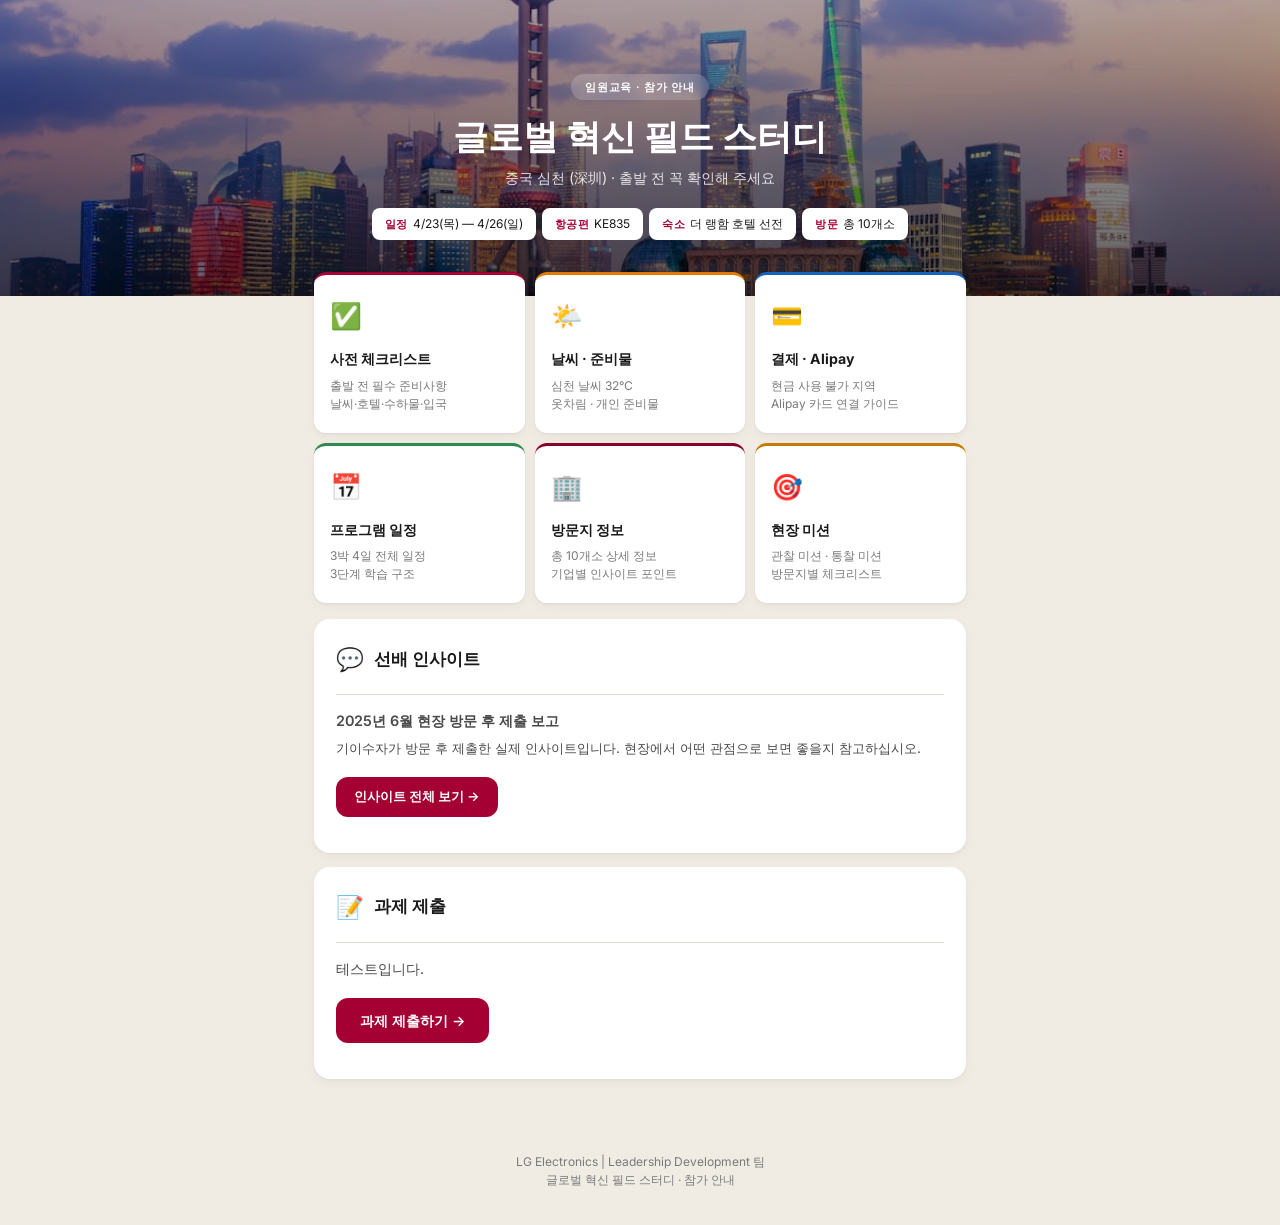
<file: index.html>
<!DOCTYPE html>
<html lang="ko">
<head>
    <meta charset="UTF-8">
    <meta name="viewport" content="width=device-width, initial-scale=1.0, maximum-scale=1.0, user-scalable=no">
    <title>글로벌 혁신 필드 스터디 · 참가 안내</title>
    <link rel="preconnect" href="https://fonts.googleapis.com">
    <link rel="preconnect" href="https://fonts.gstatic.com" crossorigin>
    <link href="https://fonts.googleapis.com/css2?family=Inter:wght@400;500;600;700&display=swap" rel="stylesheet">
    <link rel="stylesheet" href="css/styles.css">
</head>
<body>

<!-- Hero -->
<header class="hero">
    <div class="hero-inner">
        <span class="hero-badge">임원교육 · 참가 안내</span>
        <h1>글로벌 혁신 필드 스터디</h1>
        <p class="hero-sub">중국 심천 (深圳) · 출발 전 꼭 확인해 주세요</p>
        <div class="hero-meta">
            <div class="meta-chip"><strong>일정</strong>4/23(목) — 4/26(일)</div>
            <div class="meta-chip"><strong>항공편</strong>KE835</div>
            <div class="meta-chip"><strong>숙소</strong>더 랭함 호텔 선전</div>
            <div class="meta-chip"><strong>방문</strong>총 10개소</div>
        </div>
    </div>
</header>

<main class="container">

    <!-- 3x2 Navigation Grid -->
    <div class="nav-grid">
        <a href="preparation.html" class="nav-card" style="--card-accent:#A50034">
            <span class="nav-card-icon">✅</span>
            <h2>사전 체크리스트</h2>
            <p>출발 전 필수 준비사항<br>날씨·호텔·수하물·입국</p>
        </a>
        <a href="preparation.html#weather" class="nav-card" style="--card-accent:#e07a00">
            <span class="nav-card-icon">🌤️</span>
            <h2>날씨 · 준비물</h2>
            <p>심천 날씨 32°C<br>옷차림 · 개인 준비물</p>
        </a>
        <a href="alipay-guide.html" class="nav-card" style="--card-accent:#1565c0">
            <span class="nav-card-icon">💳</span>
            <h2>결제 · Alipay</h2>
            <p>현금 사용 불가 지역<br>Alipay 카드 연결 가이드</p>
        </a>
        <a href="program.html" class="nav-card" style="--card-accent:#2d8a4e">
            <span class="nav-card-icon">📅</span>
            <h2>프로그램 일정</h2>
            <p>3박 4일 전체 일정<br>3단계 학습 구조</p>
        </a>
        <a href="visit-sites.html" class="nav-card" style="--card-accent:#8a0029">
            <span class="nav-card-icon">🏢</span>
            <h2>방문지 정보</h2>
            <p>총 10개소 상세 정보<br>기업별 인사이트 포인트</p>
        </a>
        <a href="missions.html" class="nav-card" style="--card-accent:#c47a00">
            <span class="nav-card-icon">🎯</span>
            <h2>현장 미션</h2>
            <p>관찰 미션 · 통찰 미션<br>방문지별 체크리스트</p>
        </a>
    </div>

    <!-- Insight Preview -->
    <section class="card" id="insight-preview">
        <div class="card-header">
            <span class="card-icon">💬</span>
            <h2>선배 인사이트</h2>
        </div>
        <div class="card-group">
            <p style="font-size:.9rem;font-weight:600;margin-bottom:4px;">2025년 6월 현장 방문 후 제출 보고</p>
            <p style="font-size:.84rem;color:var(--text-secondary);">기이수자가 방문 후 제출한 실제 인사이트입니다. 현장에서 어떤 관점으로 보면 좋을지 참고하십시오.</p>
            <a href="insights.html" class="btn btn-small">인사이트 전체 보기 →</a>
        </div>
    </section>

    <!-- 사전 Needs Survey -->
    <section class="card" id="survey">
        <div class="card-header">
            <span class="card-icon">📝</span>
            <h2>과제 제출</h2>
        </div>
        <div class="card-group">
            <p>테스트입니다.</p>
            <a href="#" class="btn" id="surveyBtn">과제 제출하기 →</a>
        </div>
    </section>

</main>

<footer class="footer">
    <p>LG Electronics | Leadership Development 팀<br>글로벌 혁신 필드 스터디 · 참가 안내</p>
</footer>

<script src="js/main.js"></script>
</body>
</html>
</file>
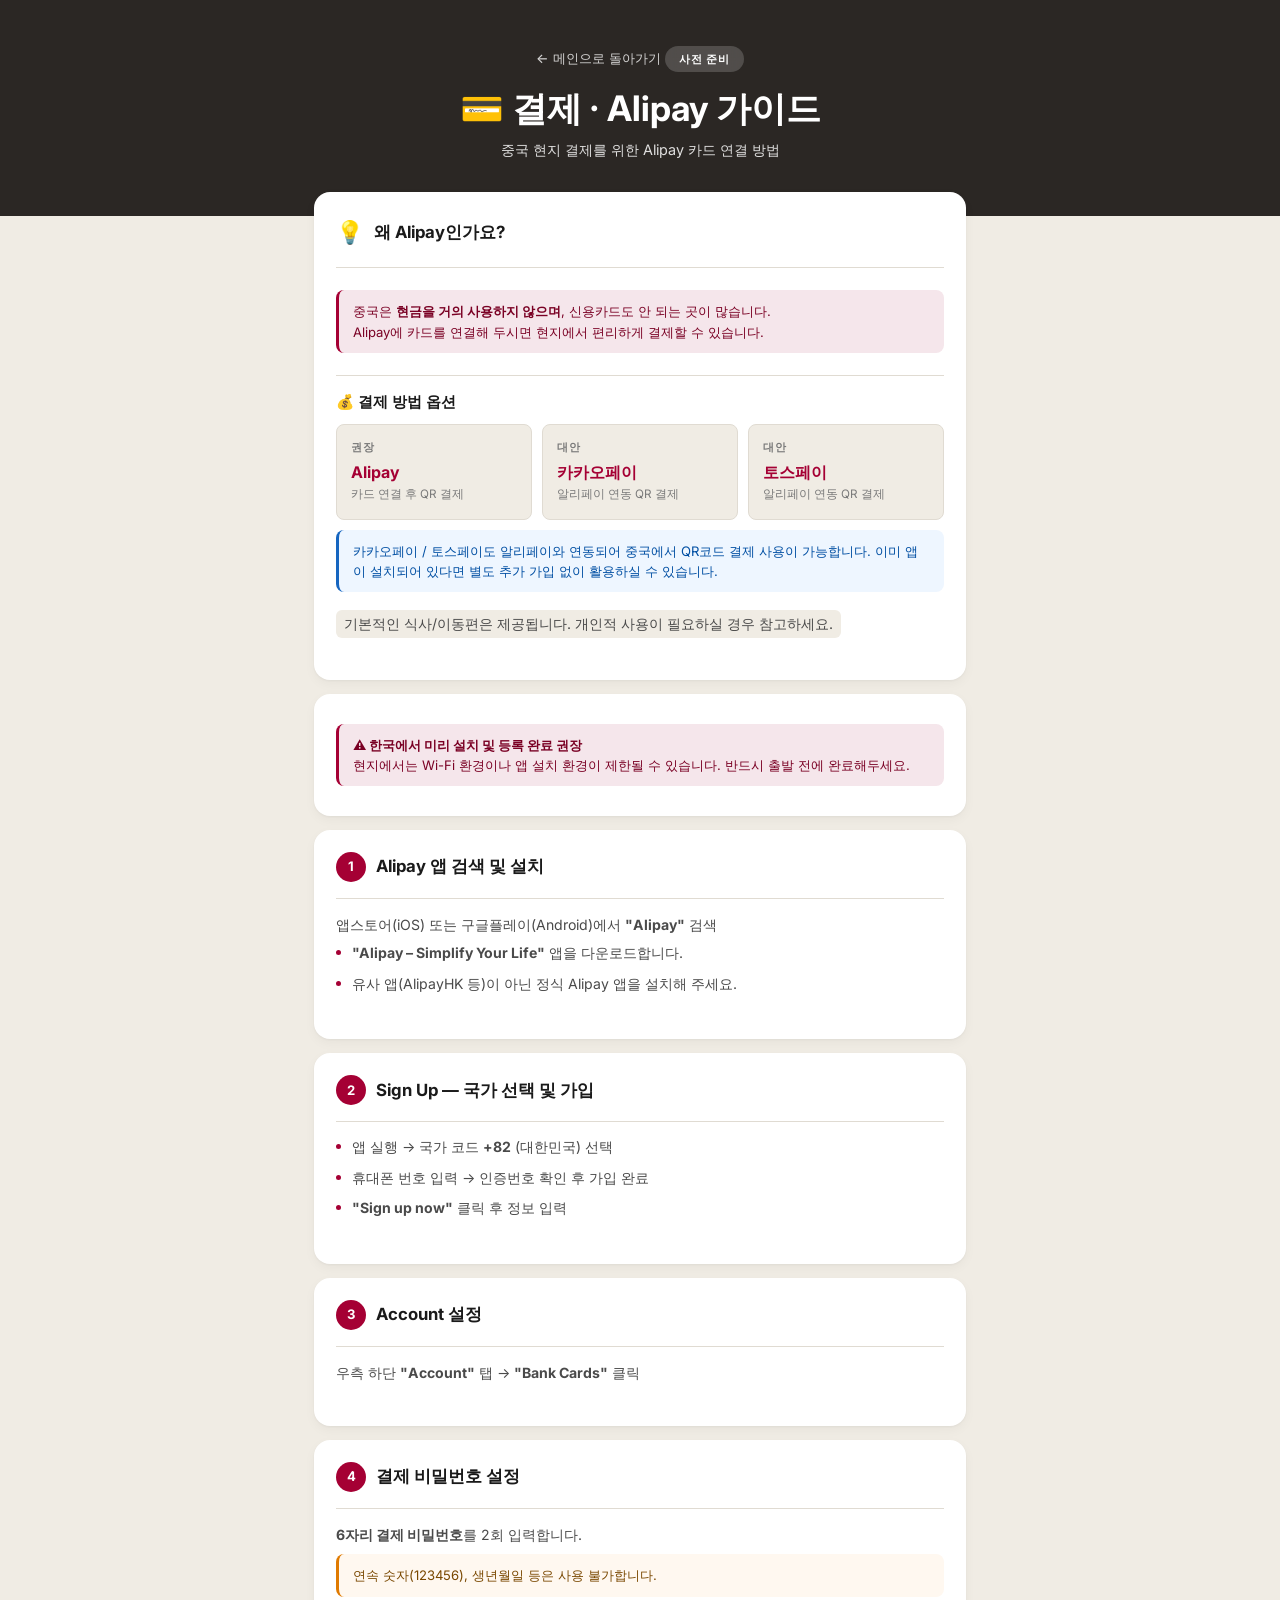
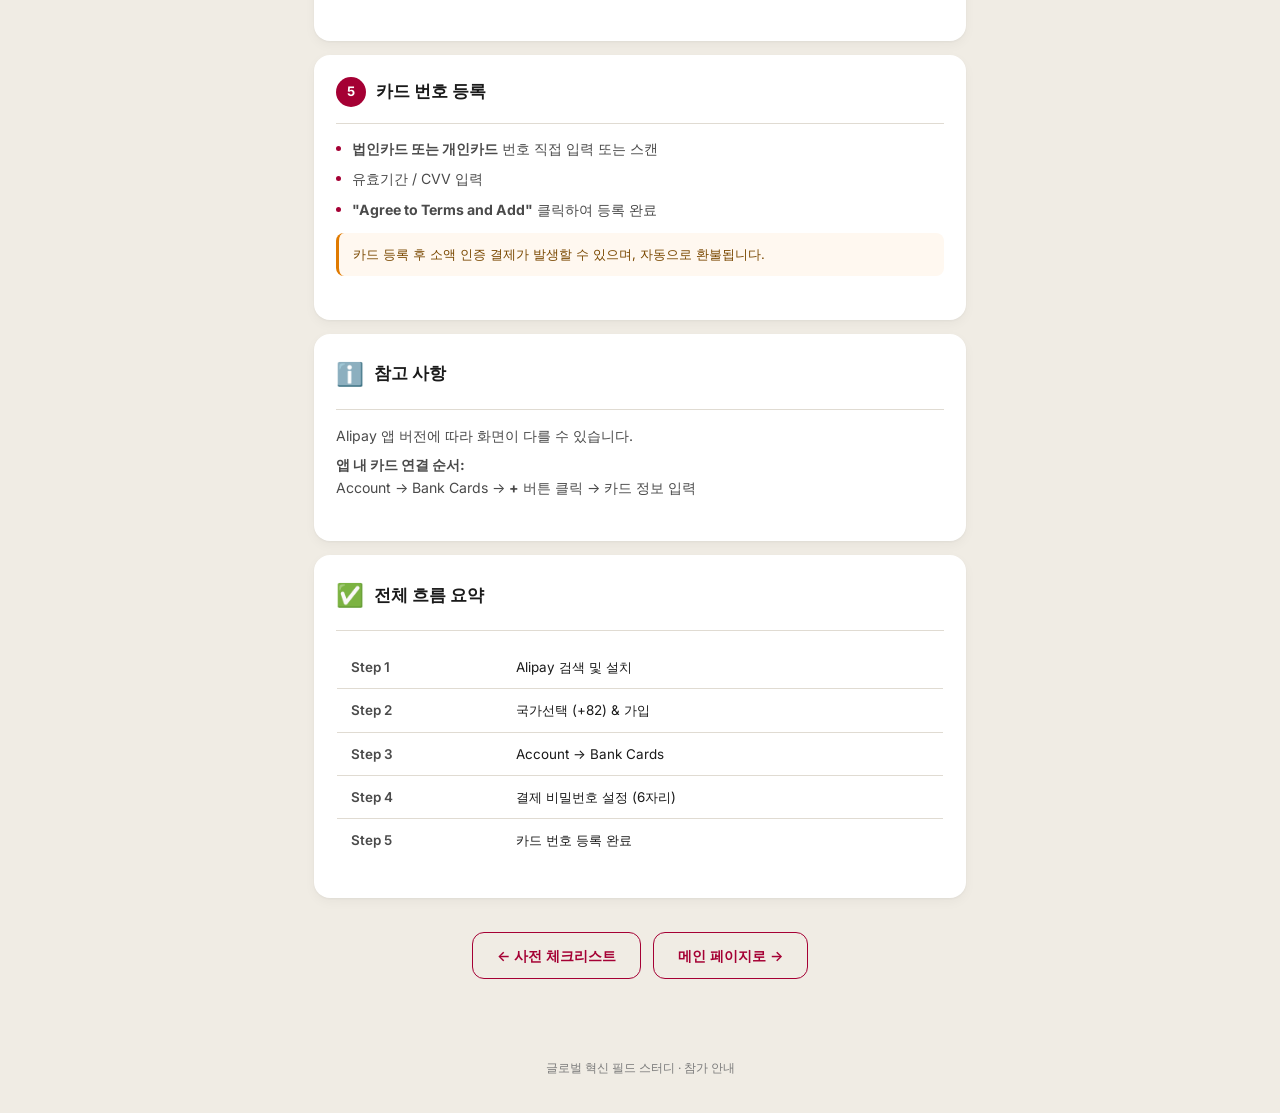
<file: alipay-guide.html>
<!DOCTYPE html>
<html lang="ko">
<head>
    <meta charset="UTF-8">
    <meta name="viewport" content="width=device-width, initial-scale=1.0, maximum-scale=1.0, user-scalable=no">
    <title>Alipay 카드 연결 가이드 · 글로벌 혁신 필드 스터디</title>
    <link rel="preconnect" href="https://fonts.googleapis.com">
    <link rel="preconnect" href="https://fonts.gstatic.com" crossorigin>
    <link href="https://fonts.googleapis.com/css2?family=Inter:wght@400;500;600;700&display=swap" rel="stylesheet">
    <link rel="stylesheet" href="css/styles.css">
</head>
<body>

<!-- Sub-page hero (compact) -->
<header class="hero hero-compact">
    <div class="hero-inner">
        <a href="index.html" class="back-link">← 메인으로 돌아가기</a>
        <span class="hero-badge">사전 준비</span>
        <h1>💳 결제 · Alipay 가이드</h1>
        <p class="hero-sub">중국 현지 결제를 위한 Alipay 카드 연결 방법</p>
    </div>
</header>

<main class="container">

    <!-- 왜 Alipay? -->
    <section class="card" id="why">
        <div class="card-header">
            <span class="card-icon">💡</span>
            <h2>왜 Alipay인가요?</h2>
        </div>
        <div class="card-group">
            <div class="callout callout-red">
                중국은 <strong>현금을 거의 사용하지 않으며</strong>, 신용카드도 안 되는 곳이 많습니다.<br>
                Alipay에 카드를 연결해 두시면 현지에서 편리하게 결제할 수 있습니다.
            </div>
        </div>
        <div class="card-group">
            <h3>💰 결제 방법 옵션</h3>
            <div class="info-grid-3">
                <div class="info-card">
                    <div class="info-card-label">권장</div>
                    <div class="info-card-value" style="font-size:1rem;">Alipay</div>
                    <div class="info-card-sub">카드 연결 후 QR 결제</div>
                </div>
                <div class="info-card">
                    <div class="info-card-label">대안</div>
                    <div class="info-card-value" style="font-size:1rem;">카카오페이</div>
                    <div class="info-card-sub">알리페이 연동 QR 결제</div>
                </div>
                <div class="info-card">
                    <div class="info-card-label">대안</div>
                    <div class="info-card-value" style="font-size:1rem;">토스페이</div>
                    <div class="info-card-sub">알리페이 연동 QR 결제</div>
                </div>
            </div>
            <div class="callout callout-info">카카오페이 / 토스페이도 알리페이와 연동되어 중국에서 QR코드 결제 사용이 가능합니다. 이미 앱이 설치되어 있다면 별도 추가 가입 없이 활용하실 수 있습니다.</div>
            <p class="note" style="margin-top:10px">기본적인 식사/이동편은 제공됩니다. 개인적 사용이 필요하실 경우 참고하세요.</p>
        </div>
    </section>

    <!-- 중요 안내 -->
    <section class="card">
        <div class="callout callout-red">
            <strong>⚠️ 한국에서 미리 설치 및 등록 완료 권장</strong><br>
            현지에서는 Wi-Fi 환경이나 앱 설치 환경이 제한될 수 있습니다. 반드시 출발 전에 완료해두세요.
        </div>
    </section>

    <!-- Step 1 -->
    <section class="card" id="step1">
        <div class="card-header">
            <span class="step-number">1</span>
            <h2>Alipay 앱 검색 및 설치</h2>
        </div>
        <div class="card-group">
            <p>앱스토어(iOS) 또는 구글플레이(Android)에서 <strong>"Alipay"</strong> 검색</p>
            <ul>
                <li><strong>"Alipay – Simplify Your Life"</strong> 앱을 다운로드합니다.</li>
                <li>유사 앱(AlipayHK 등)이 아닌 정식 Alipay 앱을 설치해 주세요.</li>
            </ul>
        </div>
    </section>

    <!-- Step 2 -->
    <section class="card" id="step2">
        <div class="card-header">
            <span class="step-number">2</span>
            <h2>Sign Up — 국가 선택 및 가입</h2>
        </div>
        <div class="card-group">
            <ul>
                <li>앱 실행 → 국가 코드 <strong>+82</strong> (대한민국) 선택</li>
                <li>휴대폰 번호 입력 → 인증번호 확인 후 가입 완료</li>
                <li><strong>"Sign up now"</strong> 클릭 후 정보 입력</li>
            </ul>
        </div>
    </section>

    <!-- Step 3 -->
    <section class="card" id="step3">
        <div class="card-header">
            <span class="step-number">3</span>
            <h2>Account 설정</h2>
        </div>
        <div class="card-group">
            <p>우측 하단 <strong>"Account"</strong> 탭 → <strong>"Bank Cards"</strong> 클릭</p>
        </div>
    </section>

    <!-- Step 4 (NEW from guide) -->
    <section class="card" id="step4">
        <div class="card-header">
            <span class="step-number">4</span>
            <h2>결제 비밀번호 설정</h2>
        </div>
        <div class="card-group">
            <p><strong>6자리 결제 비밀번호</strong>를 2회 입력합니다.</p>
            <div class="callout callout-warn">
                연속 숫자(123456), 생년월일 등은 사용 불가합니다.
            </div>
        </div>
    </section>

    <!-- Step 5 -->
    <section class="card" id="step5">
        <div class="card-header">
            <span class="step-number">5</span>
            <h2>카드 번호 등록</h2>
        </div>
        <div class="card-group">
            <ul>
                <li><strong>법인카드 또는 개인카드</strong> 번호 직접 입력 또는 스캔</li>
                <li>유효기간 / CVV 입력</li>
                <li><strong>"Agree to Terms and Add"</strong> 클릭하여 등록 완료</li>
            </ul>
            <div class="callout callout-warn" style="margin-top:12px">
                카드 등록 후 소액 인증 결제가 발생할 수 있으며, 자동으로 환불됩니다.
            </div>
        </div>
    </section>

    <!-- 참고 안내 -->
    <section class="card">
        <div class="card-header">
            <span class="card-icon">ℹ️</span>
            <h2>참고 사항</h2>
        </div>
        <div class="card-group">
            <p>Alipay 앱 버전에 따라 화면이 다를 수 있습니다.</p>
            <p><strong>앱 내 카드 연결 순서:</strong><br>
            Account → Bank Cards → <strong>+</strong> 버튼 클릭 → 카드 정보 입력</p>
        </div>
    </section>

    <!-- 전체 흐름 요약 -->
    <section class="card" id="summary">
        <div class="card-header">
            <span class="card-icon">✅</span>
            <h2>전체 흐름 요약</h2>
        </div>
        <div class="card-group">
            <table class="info-table">
                <tr><td>Step 1</td><td>Alipay 검색 및 설치</td></tr>
                <tr><td>Step 2</td><td>국가선택 (+82) & 가입</td></tr>
                <tr><td>Step 3</td><td>Account → Bank Cards</td></tr>
                <tr><td>Step 4</td><td>결제 비밀번호 설정 (6자리)</td></tr>
                <tr><td>Step 5</td><td>카드 번호 등록 완료</td></tr>
            </table>
        </div>
    </section>

    <!-- 돌아가기 -->
    <div style="text-align:center; padding: 8px 0 20px;">
        <a href="preparation.html" class="btn btn-outline" style="margin-right:8px">← 사전 체크리스트</a>
        <a href="index.html" class="btn btn-outline">메인 페이지로 →</a>
    </div>

</main>

<footer class="footer">
    <p>글로벌 혁신 필드 스터디 · 참가 안내</p>
</footer>

<script src="js/main.js"></script>
</body>
</html>
</file>
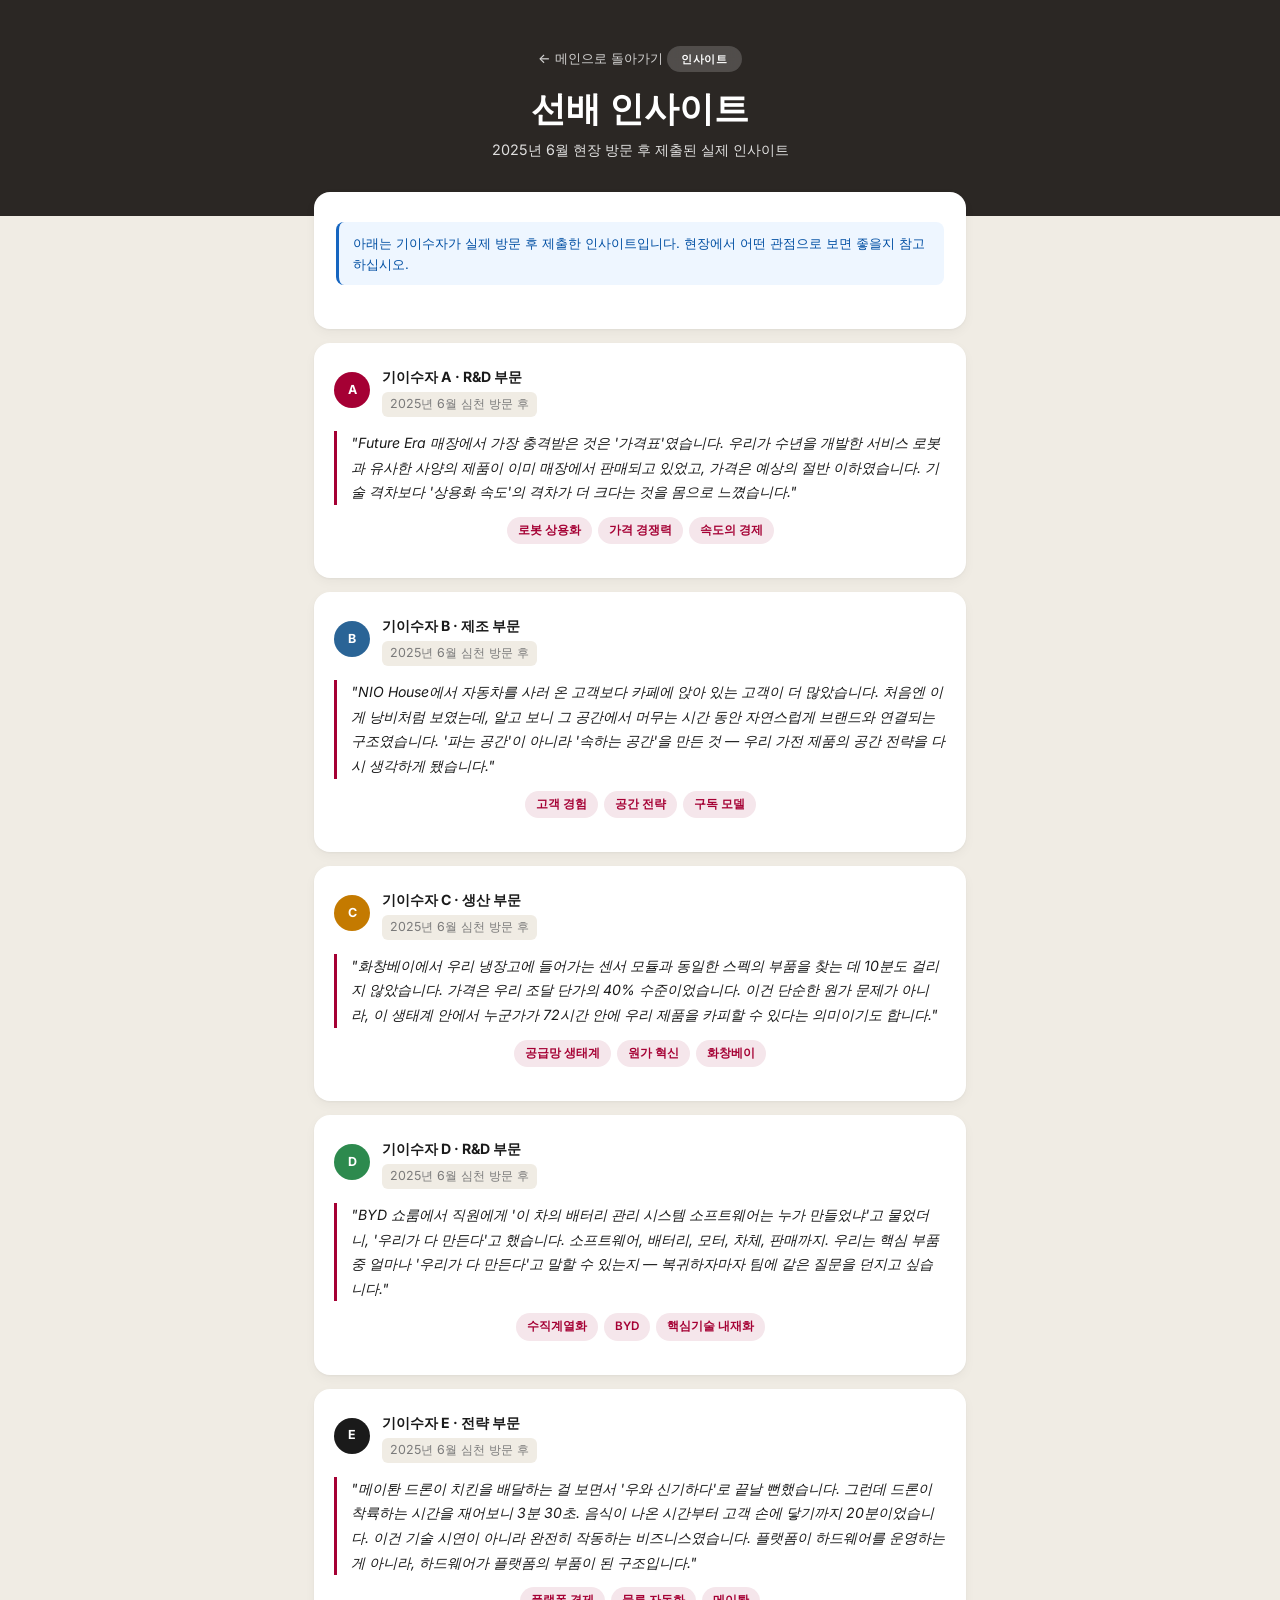
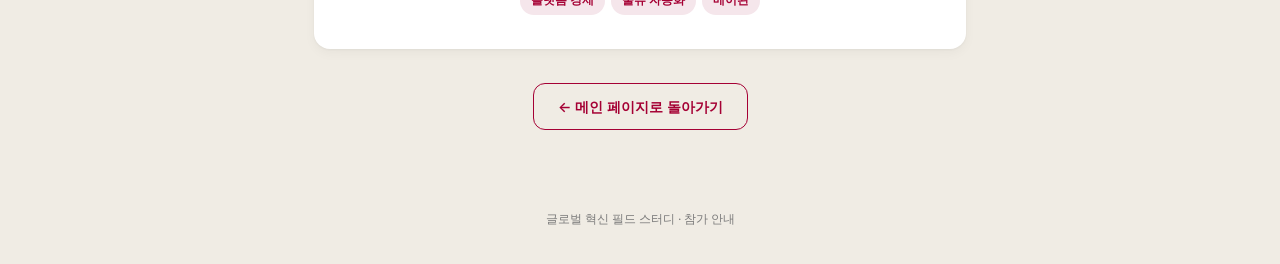
<file: insights.html>
<!DOCTYPE html>
<html lang="ko">
<head>
    <meta charset="UTF-8">
    <meta name="viewport" content="width=device-width, initial-scale=1.0, maximum-scale=1.0, user-scalable=no">
    <title>기이수자 인사이트 · 글로벌 혁신 필드 스터디</title>
    <link rel="preconnect" href="https://fonts.googleapis.com">
    <link rel="preconnect" href="https://fonts.gstatic.com" crossorigin>
    <link href="https://fonts.googleapis.com/css2?family=Inter:wght@400;500;600;700&display=swap" rel="stylesheet">
    <link rel="stylesheet" href="css/styles.css">
</head>
<body>
<header class="hero hero-compact">
    <div class="hero-inner">
        <a href="index.html" class="back-link">← 메인으로 돌아가기</a>
        <span class="hero-badge">인사이트</span>
        <h1>선배 인사이트</h1>
        <p class="hero-sub">2025년 6월 현장 방문 후 제출된 실제 인사이트</p>
    </div>
</header>
<main class="container">

    <section class="card">
        <div class="card-group">
            <div class="callout callout-info">아래는 기이수자가 실제 방문 후 제출한 인사이트입니다. 현장에서 어떤 관점으로 보면 좋을지 참고하십시오.</div>
        </div>
    </section>

    <!-- A -->
    <section class="card insight-card">
        <div class="insight-avatar-row"><div class="insight-avatar" style="background:#A50034">A</div><div><strong>기이수자 A · R&D 부문</strong><br><span class="note">2025년 6월 심천 방문 후</span></div></div>
        <blockquote class="insight-quote">"Future Era 매장에서 가장 충격받은 것은 '가격표'였습니다. 우리가 수년을 개발한 서비스 로봇과 유사한 사양의 제품이 이미 매장에서 판매되고 있었고, 가격은 예상의 절반 이하였습니다. 기술 격차보다 '상용화 속도'의 격차가 더 크다는 것을 몸으로 느꼈습니다."</blockquote>
        <div class="tag-row"><span class="chip">로봇 상용화</span><span class="chip">가격 경쟁력</span><span class="chip">속도의 경제</span></div>
    </section>

    <!-- B -->
    <section class="card insight-card">
        <div class="insight-avatar-row"><div class="insight-avatar" style="background:#2a6496">B</div><div><strong>기이수자 B · 제조 부문</strong><br><span class="note">2025년 6월 심천 방문 후</span></div></div>
        <blockquote class="insight-quote">"NIO House에서 자동차를 사러 온 고객보다 카페에 앉아 있는 고객이 더 많았습니다. 처음엔 이게 낭비처럼 보였는데, 알고 보니 그 공간에서 머무는 시간 동안 자연스럽게 브랜드와 연결되는 구조였습니다. '파는 공간'이 아니라 '속하는 공간'을 만든 것 — 우리 가전 제품의 공간 전략을 다시 생각하게 됐습니다."</blockquote>
        <div class="tag-row"><span class="chip">고객 경험</span><span class="chip">공간 전략</span><span class="chip">구독 모델</span></div>
    </section>

    <!-- C -->
    <section class="card insight-card">
        <div class="insight-avatar-row"><div class="insight-avatar" style="background:#c47a00">C</div><div><strong>기이수자 C · 생산 부문</strong><br><span class="note">2025년 6월 심천 방문 후</span></div></div>
        <blockquote class="insight-quote">"화창베이에서 우리 냉장고에 들어가는 센서 모듈과 동일한 스펙의 부품을 찾는 데 10분도 걸리지 않았습니다. 가격은 우리 조달 단가의 40% 수준이었습니다. 이건 단순한 원가 문제가 아니라, 이 생태계 안에서 누군가가 72시간 안에 우리 제품을 카피할 수 있다는 의미이기도 합니다."</blockquote>
        <div class="tag-row"><span class="chip">공급망 생태계</span><span class="chip">원가 혁신</span><span class="chip">화창베이</span></div>
    </section>

    <!-- D -->
    <section class="card insight-card">
        <div class="insight-avatar-row"><div class="insight-avatar" style="background:#2d8a4e">D</div><div><strong>기이수자 D · R&D 부문</strong><br><span class="note">2025년 6월 심천 방문 후</span></div></div>
        <blockquote class="insight-quote">"BYD 쇼룸에서 직원에게 '이 차의 배터리 관리 시스템 소프트웨어는 누가 만들었냐'고 물었더니, '우리가 다 만든다'고 했습니다. 소프트웨어, 배터리, 모터, 차체, 판매까지. 우리는 핵심 부품 중 얼마나 '우리가 다 만든다'고 말할 수 있는지 — 복귀하자마자 팀에 같은 질문을 던지고 싶습니다."</blockquote>
        <div class="tag-row"><span class="chip">수직계열화</span><span class="chip">BYD</span><span class="chip">핵심기술 내재화</span></div>
    </section>

    <!-- E -->
    <section class="card insight-card">
        <div class="insight-avatar-row"><div class="insight-avatar" style="background:#1a1a1a">E</div><div><strong>기이수자 E · 전략 부문</strong><br><span class="note">2025년 6월 심천 방문 후</span></div></div>
        <blockquote class="insight-quote">"메이퇀 드론이 치킨을 배달하는 걸 보면서 '우와 신기하다'로 끝날 뻔했습니다. 그런데 드론이 착륙하는 시간을 재어보니 3분 30초. 음식이 나온 시간부터 고객 손에 닿기까지 20분이었습니다. 이건 기술 시연이 아니라 완전히 작동하는 비즈니스였습니다. 플랫폼이 하드웨어를 운영하는 게 아니라, 하드웨어가 플랫폼의 부품이 된 구조입니다."</blockquote>
        <div class="tag-row"><span class="chip">플랫폼 경제</span><span class="chip">물류 자동화</span><span class="chip">메이퇀</span></div>
    </section>

    <div style="text-align:center; padding: 8px 0 20px;"><a href="index.html" class="btn btn-outline">← 메인 페이지로 돌아가기</a></div>
</main>
<footer class="footer"><p>글로벌 혁신 필드 스터디 · 참가 안내</p></footer>
<script src="js/main.js"></script>
</body>
</html>
</file>
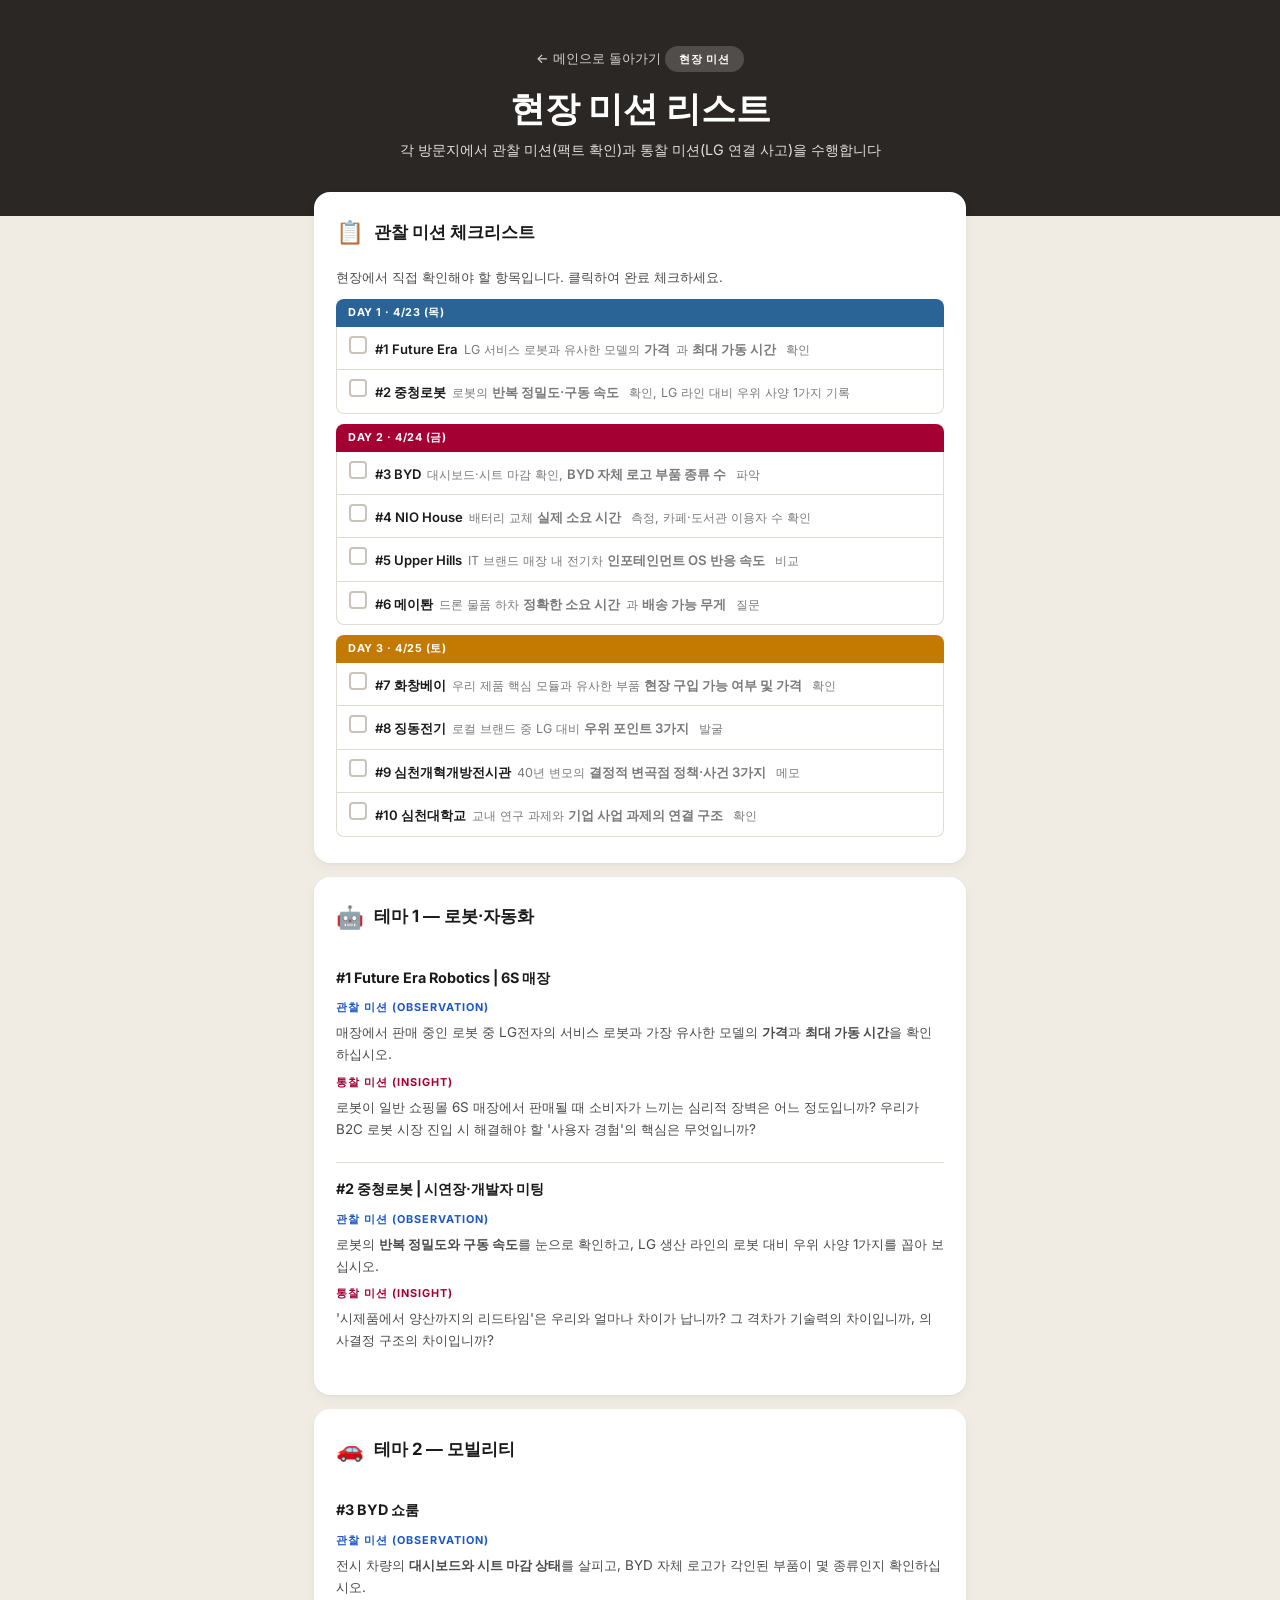
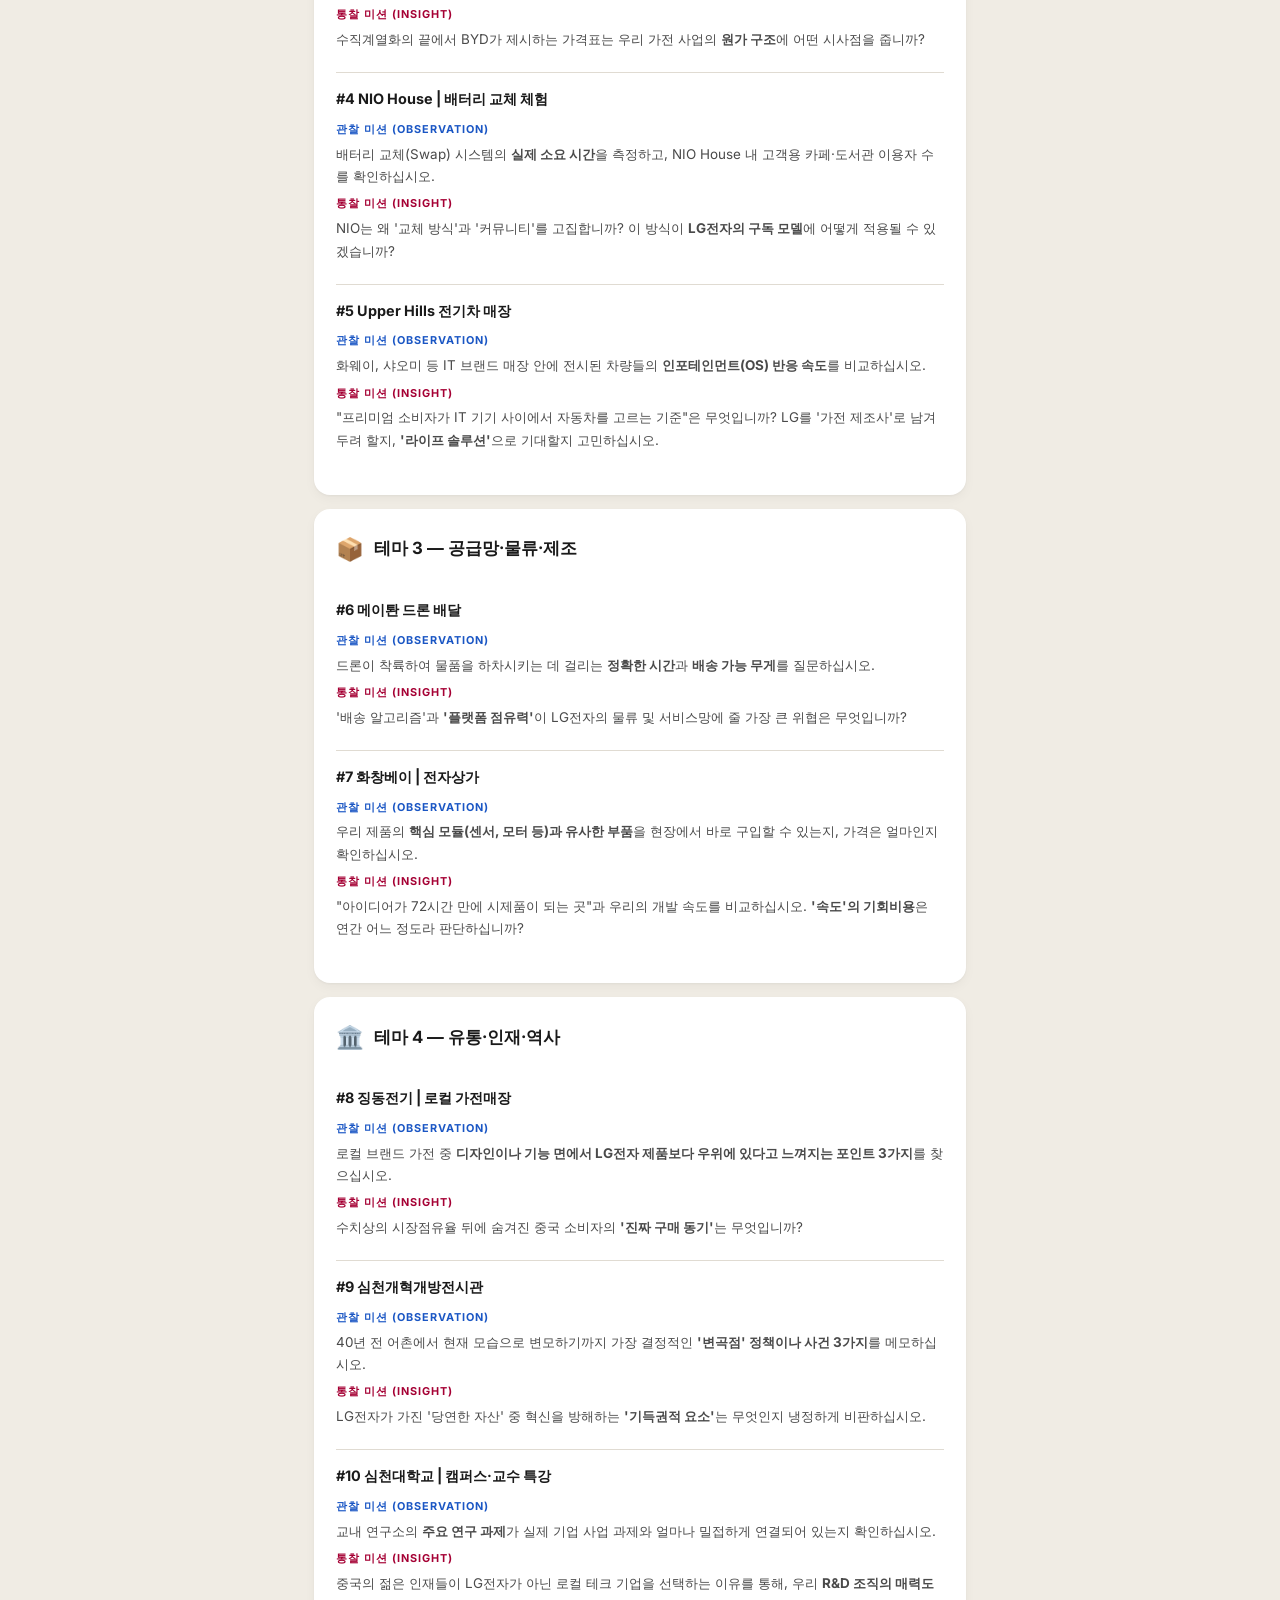
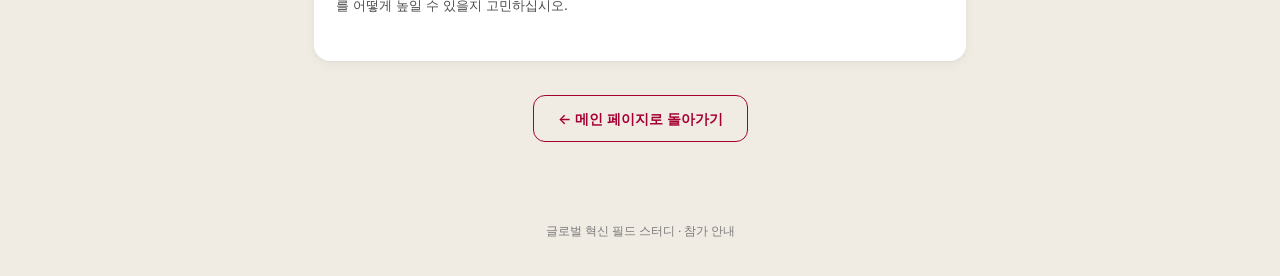
<file: missions.html>
<!DOCTYPE html>
<html lang="ko">
<head>
    <meta charset="UTF-8">
    <meta name="viewport" content="width=device-width, initial-scale=1.0, maximum-scale=1.0, user-scalable=no">
    <title>현장 미션 · 글로벌 혁신 필드 스터디</title>
    <link rel="preconnect" href="https://fonts.googleapis.com">
    <link rel="preconnect" href="https://fonts.gstatic.com" crossorigin>
    <link href="https://fonts.googleapis.com/css2?family=Inter:wght@400;500;600;700&display=swap" rel="stylesheet">
    <link rel="stylesheet" href="css/styles.css">
</head>
<body>
<header class="hero hero-compact">
    <div class="hero-inner">
        <a href="index.html" class="back-link">← 메인으로 돌아가기</a>
        <span class="hero-badge">현장 미션</span>
        <h1>현장 미션 리스트</h1>
        <p class="hero-sub">각 방문지에서 관찰 미션(팩트 확인)과 통찰 미션(LG 연결 사고)을 수행합니다</p>
    </div>
</header>
<main class="container">

    <!-- 관찰 미션 체크리스트 -->
    <section class="card">
        <div class="card-header"><span class="card-icon">📋</span><h2>관찰 미션 체크리스트</h2></div>
        <p style="font-size:.82rem;color:var(--text-secondary);margin-bottom:10px">현장에서 직접 확인해야 할 항목입니다. 클릭하여 완료 체크하세요.</p>

        <!-- DAY 1 -->
        <div class="mission-day-label" style="background:#2a6496">DAY 1 · 4/23 (목)</div>
        <div class="mission-check-list">
            <div class="checklist-card" onclick="toggleCheck(this)">
                <div class="check-box"><span class="check-mark">✓</span></div>
                <div class="check-text"><strong>#1 Future Era</strong><p>LG 서비스 로봇과 유사한 모델의 <strong>가격</strong>과 <strong>최대 가동 시간</strong> 확인</p></div>
            </div>
            <div class="checklist-card" onclick="toggleCheck(this)">
                <div class="check-box"><span class="check-mark">✓</span></div>
                <div class="check-text"><strong>#2 중청로봇</strong><p>로봇의 <strong>반복 정밀도·구동 속도</strong> 확인, LG 라인 대비 우위 사양 1가지 기록</p></div>
            </div>
        </div>

        <!-- DAY 2 -->
        <div class="mission-day-label" style="background:#A50034">DAY 2 · 4/24 (금)</div>
        <div class="mission-check-list">
            <div class="checklist-card" onclick="toggleCheck(this)">
                <div class="check-box"><span class="check-mark">✓</span></div>
                <div class="check-text"><strong>#3 BYD</strong><p>대시보드·시트 마감 확인, <strong>BYD 자체 로고 부품 종류 수</strong> 파악</p></div>
            </div>
            <div class="checklist-card" onclick="toggleCheck(this)">
                <div class="check-box"><span class="check-mark">✓</span></div>
                <div class="check-text"><strong>#4 NIO House</strong><p>배터리 교체 <strong>실제 소요 시간</strong> 측정, 카페·도서관 이용자 수 확인</p></div>
            </div>
            <div class="checklist-card" onclick="toggleCheck(this)">
                <div class="check-box"><span class="check-mark">✓</span></div>
                <div class="check-text"><strong>#5 Upper Hills</strong><p>IT 브랜드 매장 내 전기차 <strong>인포테인먼트 OS 반응 속도</strong> 비교</p></div>
            </div>
            <div class="checklist-card" onclick="toggleCheck(this)">
                <div class="check-box"><span class="check-mark">✓</span></div>
                <div class="check-text"><strong>#6 메이퇀</strong><p>드론 물품 하차 <strong>정확한 소요 시간</strong>과 <strong>배송 가능 무게</strong> 질문</p></div>
            </div>
        </div>

        <!-- DAY 3 -->
        <div class="mission-day-label" style="background:#c47a00">DAY 3 · 4/25 (토)</div>
        <div class="mission-check-list">
            <div class="checklist-card" onclick="toggleCheck(this)">
                <div class="check-box"><span class="check-mark">✓</span></div>
                <div class="check-text"><strong>#7 화창베이</strong><p>우리 제품 핵심 모듈과 유사한 부품 <strong>현장 구입 가능 여부 및 가격</strong> 확인</p></div>
            </div>
            <div class="checklist-card" onclick="toggleCheck(this)">
                <div class="check-box"><span class="check-mark">✓</span></div>
                <div class="check-text"><strong>#8 징동전기</strong><p>로컬 브랜드 중 LG 대비 <strong>우위 포인트 3가지</strong> 발굴</p></div>
            </div>
            <div class="checklist-card" onclick="toggleCheck(this)">
                <div class="check-box"><span class="check-mark">✓</span></div>
                <div class="check-text"><strong>#9 심천개혁개방전시관</strong><p>40년 변모의 <strong>결정적 변곡점 정책·사건 3가지</strong> 메모</p></div>
            </div>
            <div class="checklist-card" onclick="toggleCheck(this)">
                <div class="check-box"><span class="check-mark">✓</span></div>
                <div class="check-text"><strong>#10 심천대학교</strong><p>교내 연구 과제와 <strong>기업 사업 과제의 연결 구조</strong> 확인</p></div>
            </div>
        </div>
    </section>

    <!-- 상세 미션: 테마 1 -->
    <section class="card">
        <div class="card-header"><span class="card-icon">🤖</span><h2>테마 1 — 로봇·자동화</h2></div>
        <div class="mission-detail">
            <h4>#1 Future Era Robotics | 6S 매장</h4>
            <div class="mission-type-label obs">관찰 미션 (OBSERVATION)</div>
            <p>매장에서 판매 중인 로봇 중 LG전자의 서비스 로봇과 가장 유사한 모델의 <strong>가격</strong>과 <strong>최대 가동 시간</strong>을 확인하십시오.</p>
            <div class="mission-type-label ins">통찰 미션 (INSIGHT)</div>
            <p>로봇이 일반 쇼핑몰 6S 매장에서 판매될 때 소비자가 느끼는 심리적 장벽은 어느 정도입니까? 우리가 B2C 로봇 시장 진입 시 해결해야 할 '사용자 경험'의 핵심은 무엇입니까?</p>
        </div>
        <div class="mission-detail">
            <h4>#2 중청로봇 | 시연장·개발자 미팅</h4>
            <div class="mission-type-label obs">관찰 미션 (OBSERVATION)</div>
            <p>로봇의 <strong>반복 정밀도와 구동 속도</strong>를 눈으로 확인하고, LG 생산 라인의 로봇 대비 우위 사양 1가지를 꼽아 보십시오.</p>
            <div class="mission-type-label ins">통찰 미션 (INSIGHT)</div>
            <p>'시제품에서 양산까지의 리드타임'은 우리와 얼마나 차이가 납니까? 그 격차가 기술력의 차이입니까, 의사결정 구조의 차이입니까?</p>
        </div>
    </section>

    <!-- 상세 미션: 테마 2 -->
    <section class="card">
        <div class="card-header"><span class="card-icon">🚗</span><h2>테마 2 — 모빌리티</h2></div>
        <div class="mission-detail">
            <h4>#3 BYD 쇼룸</h4>
            <div class="mission-type-label obs">관찰 미션 (OBSERVATION)</div>
            <p>전시 차량의 <strong>대시보드와 시트 마감 상태</strong>를 살피고, BYD 자체 로고가 각인된 부품이 몇 종류인지 확인하십시오.</p>
            <div class="mission-type-label ins">통찰 미션 (INSIGHT)</div>
            <p>수직계열화의 끝에서 BYD가 제시하는 가격표는 우리 가전 사업의 <strong>원가 구조</strong>에 어떤 시사점을 줍니까?</p>
        </div>
        <div class="mission-detail">
            <h4>#4 NIO House | 배터리 교체 체험</h4>
            <div class="mission-type-label obs">관찰 미션 (OBSERVATION)</div>
            <p>배터리 교체(Swap) 시스템의 <strong>실제 소요 시간</strong>을 측정하고, NIO House 내 고객용 카페·도서관 이용자 수를 확인하십시오.</p>
            <div class="mission-type-label ins">통찰 미션 (INSIGHT)</div>
            <p>NIO는 왜 '교체 방식'과 '커뮤니티'를 고집합니까? 이 방식이 <strong>LG전자의 구독 모델</strong>에 어떻게 적용될 수 있겠습니까?</p>
        </div>
        <div class="mission-detail">
            <h4>#5 Upper Hills 전기차 매장</h4>
            <div class="mission-type-label obs">관찰 미션 (OBSERVATION)</div>
            <p>화웨이, 샤오미 등 IT 브랜드 매장 안에 전시된 차량들의 <strong>인포테인먼트(OS) 반응 속도</strong>를 비교하십시오.</p>
            <div class="mission-type-label ins">통찰 미션 (INSIGHT)</div>
            <p>"프리미엄 소비자가 IT 기기 사이에서 자동차를 고르는 기준"은 무엇입니까? LG를 '가전 제조사'로 남겨두려 할지, <strong>'라이프 솔루션'</strong>으로 기대할지 고민하십시오.</p>
        </div>
    </section>

    <!-- 상세 미션: 테마 3 -->
    <section class="card">
        <div class="card-header"><span class="card-icon">📦</span><h2>테마 3 — 공급망·물류·제조</h2></div>
        <div class="mission-detail">
            <h4>#6 메이퇀 드론 배달</h4>
            <div class="mission-type-label obs">관찰 미션 (OBSERVATION)</div>
            <p>드론이 착륙하여 물품을 하차시키는 데 걸리는 <strong>정확한 시간</strong>과 <strong>배송 가능 무게</strong>를 질문하십시오.</p>
            <div class="mission-type-label ins">통찰 미션 (INSIGHT)</div>
            <p>'배송 알고리즘'과 <strong>'플랫폼 점유력'</strong>이 LG전자의 물류 및 서비스망에 줄 가장 큰 위협은 무엇입니까?</p>
        </div>
        <div class="mission-detail">
            <h4>#7 화창베이 | 전자상가</h4>
            <div class="mission-type-label obs">관찰 미션 (OBSERVATION)</div>
            <p>우리 제품의 <strong>핵심 모듈(센서, 모터 등)과 유사한 부품</strong>을 현장에서 바로 구입할 수 있는지, 가격은 얼마인지 확인하십시오.</p>
            <div class="mission-type-label ins">통찰 미션 (INSIGHT)</div>
            <p>"아이디어가 72시간 만에 시제품이 되는 곳"과 우리의 개발 속도를 비교하십시오. <strong>'속도'의 기회비용</strong>은 연간 어느 정도라 판단하십니까?</p>
        </div>
    </section>

    <!-- 상세 미션: 테마 4 -->
    <section class="card">
        <div class="card-header"><span class="card-icon">🏛️</span><h2>테마 4 — 유통·인재·역사</h2></div>
        <div class="mission-detail">
            <h4>#8 징동전기 | 로컬 가전매장</h4>
            <div class="mission-type-label obs">관찰 미션 (OBSERVATION)</div>
            <p>로컬 브랜드 가전 중 <strong>디자인이나 기능 면에서 LG전자 제품보다 우위에 있다고 느껴지는 포인트 3가지</strong>를 찾으십시오.</p>
            <div class="mission-type-label ins">통찰 미션 (INSIGHT)</div>
            <p>수치상의 시장점유율 뒤에 숨겨진 중국 소비자의 <strong>'진짜 구매 동기'</strong>는 무엇입니까?</p>
        </div>
        <div class="mission-detail">
            <h4>#9 심천개혁개방전시관</h4>
            <div class="mission-type-label obs">관찰 미션 (OBSERVATION)</div>
            <p>40년 전 어촌에서 현재 모습으로 변모하기까지 가장 결정적인 <strong>'변곡점' 정책이나 사건 3가지</strong>를 메모하십시오.</p>
            <div class="mission-type-label ins">통찰 미션 (INSIGHT)</div>
            <p>LG전자가 가진 '당연한 자산' 중 혁신을 방해하는 <strong>'기득권적 요소'</strong>는 무엇인지 냉정하게 비판하십시오.</p>
        </div>
        <div class="mission-detail">
            <h4>#10 심천대학교 | 캠퍼스·교수 특강</h4>
            <div class="mission-type-label obs">관찰 미션 (OBSERVATION)</div>
            <p>교내 연구소의 <strong>주요 연구 과제</strong>가 실제 기업 사업 과제와 얼마나 밀접하게 연결되어 있는지 확인하십시오.</p>
            <div class="mission-type-label ins">통찰 미션 (INSIGHT)</div>
            <p>중국의 젊은 인재들이 LG전자가 아닌 로컬 테크 기업을 선택하는 이유를 통해, 우리 <strong>R&D 조직의 매력도</strong>를 어떻게 높일 수 있을지 고민하십시오.</p>
        </div>
    </section>

    <div style="text-align:center; padding: 8px 0 20px;"><a href="index.html" class="btn btn-outline">← 메인 페이지로 돌아가기</a></div>
</main>
<footer class="footer"><p>글로벌 혁신 필드 스터디 · 참가 안내</p></footer>
<script src="js/main.js"></script>
<script>function toggleCheck(el){el.classList.toggle('done');}</script>
</body>
</html>
</file>
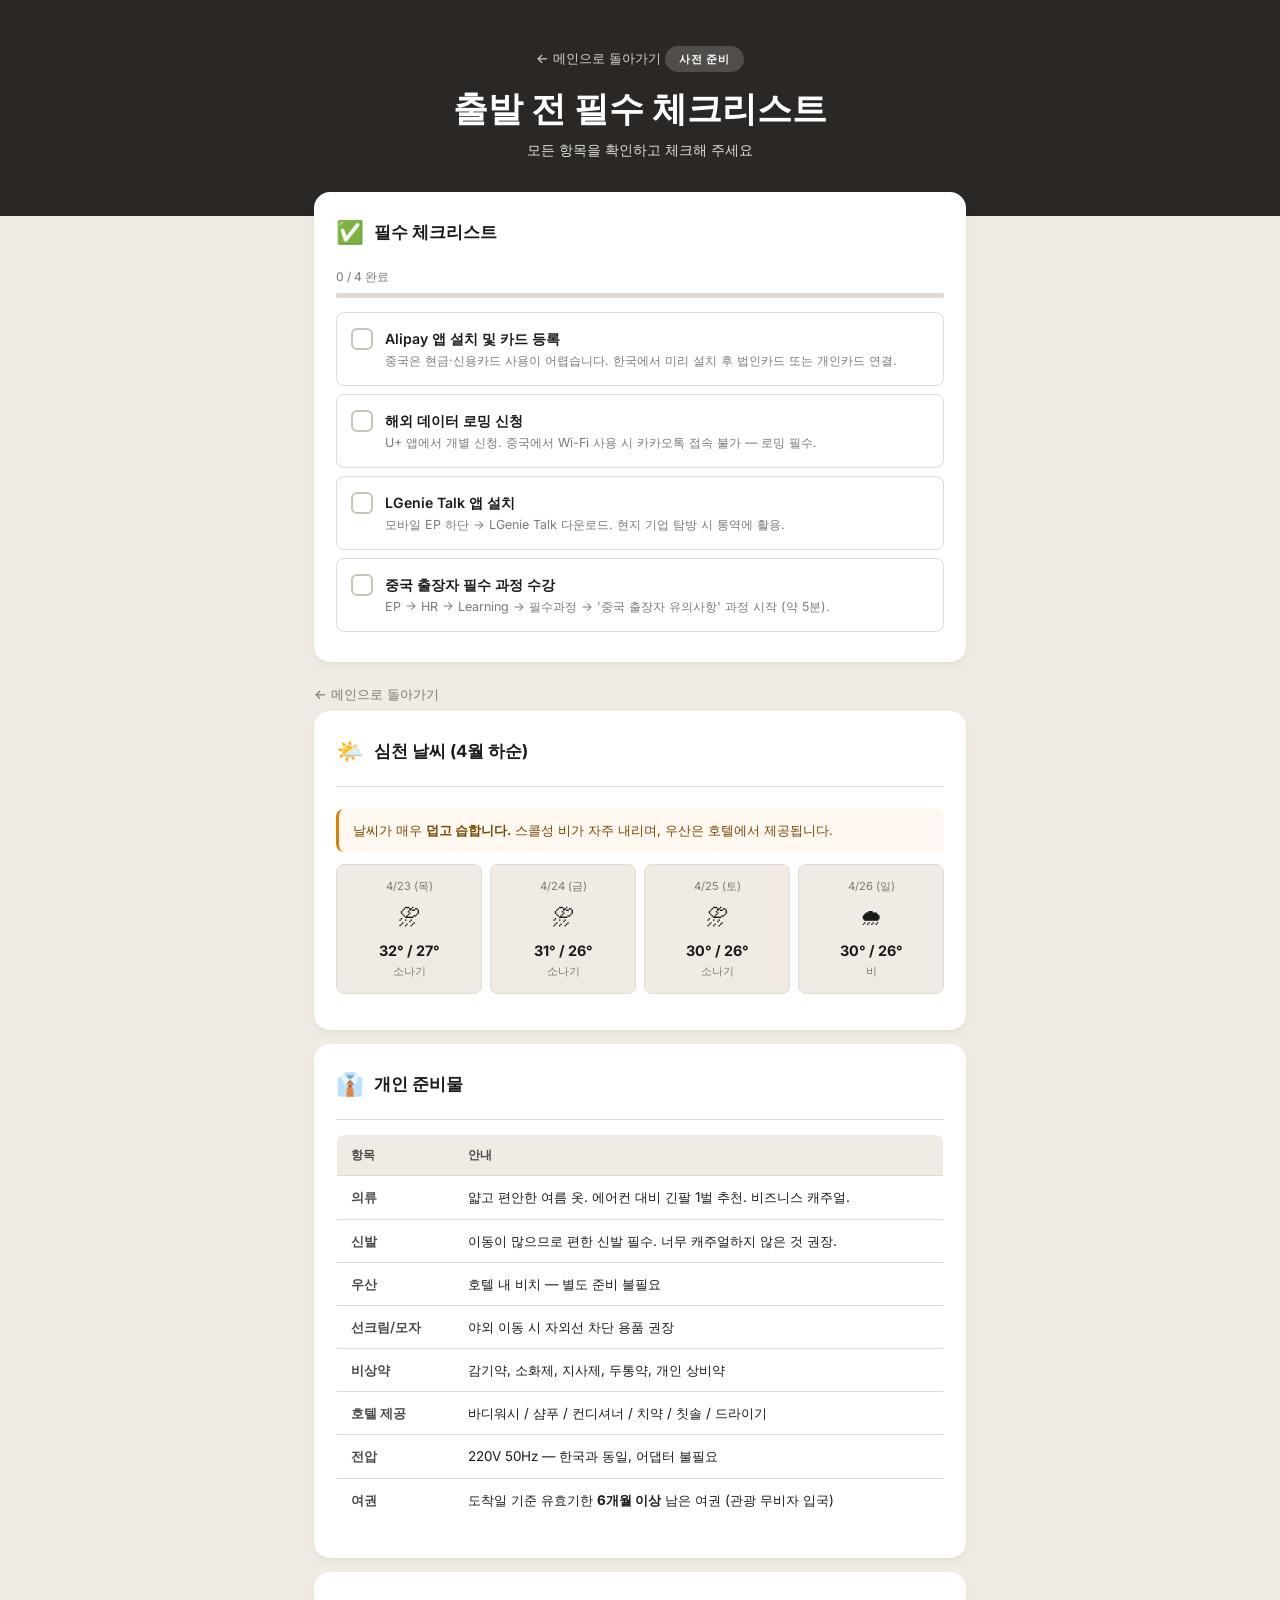
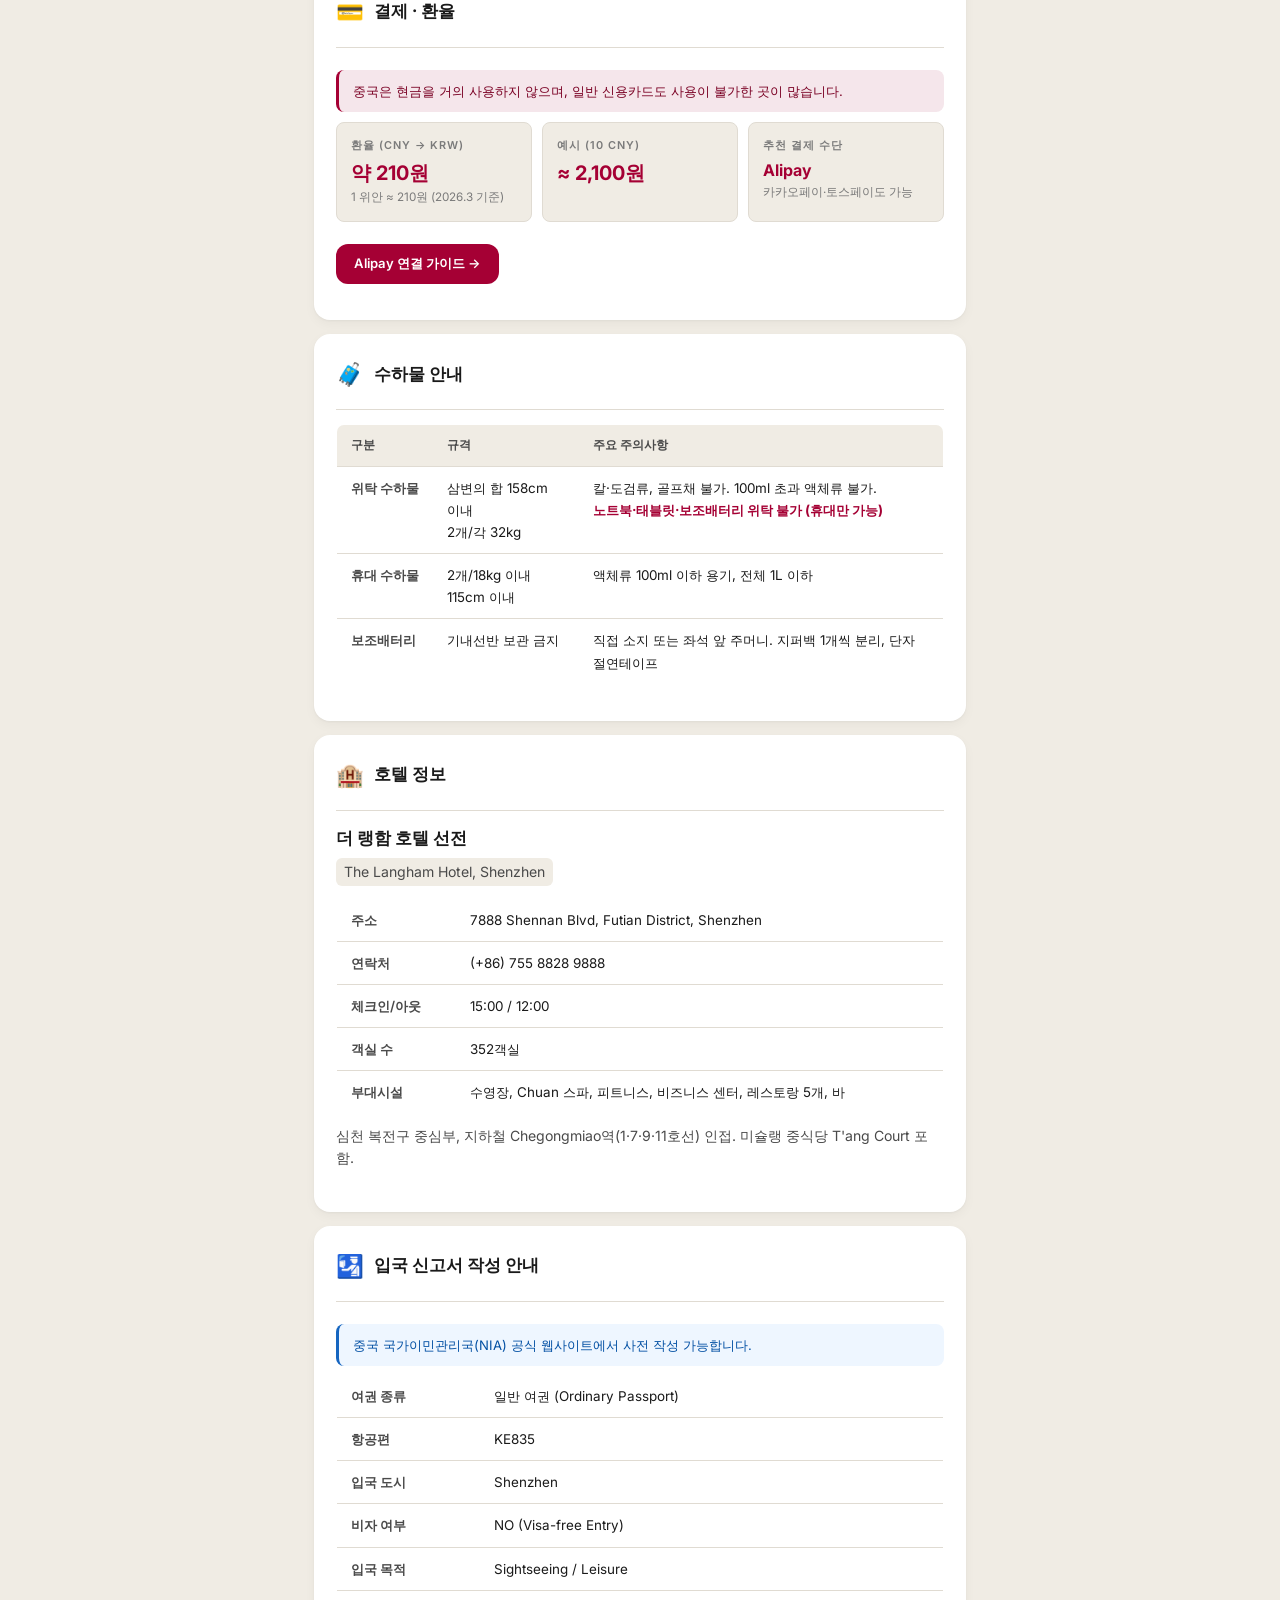
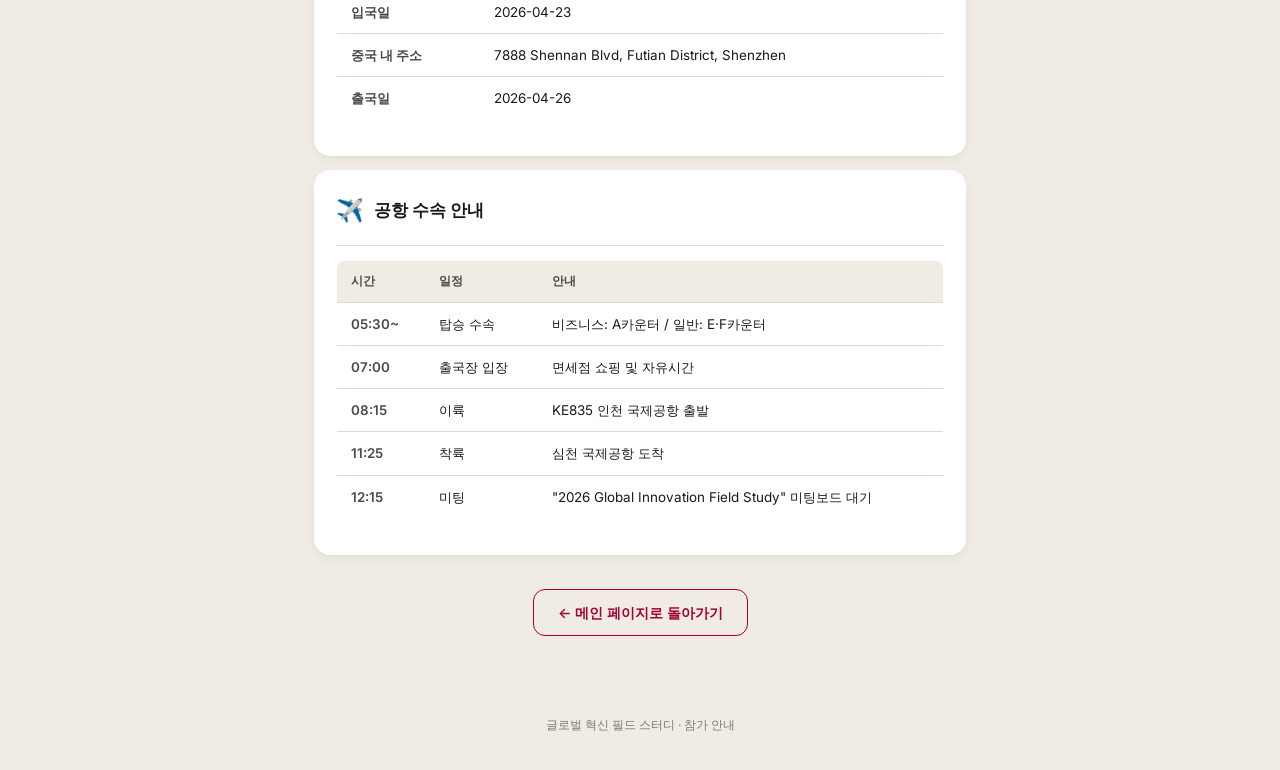
<file: preparation.html>
<!DOCTYPE html>
<html lang="ko">
<head>
    <meta charset="UTF-8">
    <meta name="viewport" content="width=device-width, initial-scale=1.0, maximum-scale=1.0, user-scalable=no">
    <title>사전 준비 · 글로벌 혁신 필드 스터디</title>
    <link rel="preconnect" href="https://fonts.googleapis.com">
    <link rel="preconnect" href="https://fonts.gstatic.com" crossorigin>
    <link href="https://fonts.googleapis.com/css2?family=Inter:wght@400;500;600;700&display=swap" rel="stylesheet">
    <link rel="stylesheet" href="css/styles.css">
</head>
<body>
<header class="hero hero-compact">
    <div class="hero-inner">
        <a href="index.html" class="back-link">← 메인으로 돌아가기</a>
        <span class="hero-badge">사전 준비</span>
        <h1>출발 전 필수 체크리스트</h1>
        <p class="hero-sub">모든 항목을 확인하고 체크해 주세요</p>
    </div>
</header>
<main class="container">
    <!-- 체크리스트 -->
    <section class="card" id="checklist">
        <div class="card-header"><span class="card-icon">✅</span><h2>필수 체크리스트</h2></div>
        <div class="progress-wrap">
            <div class="progress-label" id="progressLabel">0 / 4 완료</div>
            <div class="progress-bar-wrap"><div class="progress-bar" id="progressBar"></div></div>
        </div>
        <div class="checklist-card" onclick="toggleCheck(this)">
            <div class="check-box"><span class="check-mark">✓</span></div>
            <div class="check-text">
                <strong>Alipay 앱 설치 및 카드 등록</strong>
                <p>중국은 현금·신용카드 사용이 어렵습니다. 한국에서 미리 설치 후 법인카드 또는 개인카드 연결.</p>
            </div>
        </div>
        <div class="checklist-card" onclick="toggleCheck(this)">
            <div class="check-box"><span class="check-mark">✓</span></div>
            <div class="check-text">
                <strong>해외 데이터 로밍 신청</strong>
                <p>U+ 앱에서 개별 신청. 중국에서 Wi-Fi 사용 시 카카오톡 접속 불가 — 로밍 필수.</p>
            </div>
        </div>
        <div class="checklist-card" onclick="toggleCheck(this)">
            <div class="check-box"><span class="check-mark">✓</span></div>
            <div class="check-text">
                <strong>LGenie Talk 앱 설치</strong>
                <p>모바일 EP 하단 → LGenie Talk 다운로드. 현지 기업 탐방 시 통역에 활용.</p>
            </div>
        </div>
        <div class="checklist-card" onclick="toggleCheck(this)">
            <div class="check-box"><span class="check-mark">✓</span></div>
            <div class="check-text">
                <strong>중국 출장자 필수 과정 수강</strong>
                <p>EP → HR → Learning → 필수과정 → '중국 출장자 유의사항' 과정 시작 (약 5분).</p>
            </div>
        </div>
    </section>

    <!-- 날씨 -->
    <div id="weather" style="padding-top:4px;">
        <a href="index.html" class="back-link" style="color:var(--text-muted);margin-bottom:6px;display:inline-block;">← 메인으로 돌아가기</a>
    </div>
    <section class="card">
        <div class="card-header"><span class="card-icon">🌤️</span><h2>심천 날씨 (4월 하순)</h2></div>
        <div class="card-group">
            <div class="callout callout-warn">날씨가 매우 <strong>덥고 습합니다.</strong> 스콜성 비가 자주 내리며, 우산은 호텔에서 제공됩니다.</div>
            <div class="weather-row">
                <div class="weather-day"><div class="weather-date">4/23 (목)</div><div class="weather-icon">⛈</div><div class="weather-temp">32° / 27°</div><div class="weather-sub">소나기</div></div>
                <div class="weather-day"><div class="weather-date">4/24 (금)</div><div class="weather-icon">⛈</div><div class="weather-temp">31° / 26°</div><div class="weather-sub">소나기</div></div>
                <div class="weather-day"><div class="weather-date">4/25 (토)</div><div class="weather-icon">⛈</div><div class="weather-temp">30° / 26°</div><div class="weather-sub">소나기</div></div>
                <div class="weather-day"><div class="weather-date">4/26 (일)</div><div class="weather-icon">🌧</div><div class="weather-temp">30° / 26°</div><div class="weather-sub">비</div></div>
            </div>
        </div>
    </section>

    <!-- 개인 준비물 -->
    <section class="card" id="items">
        <div class="card-header"><span class="card-icon">👔</span><h2>개인 준비물</h2></div>
        <div class="card-group">
            <table class="info-table">
                <tr><th>항목</th><th>안내</th></tr>
                <tr><td>의류</td><td>얇고 편안한 여름 옷. 에어컨 대비 긴팔 1벌 추천. 비즈니스 캐주얼.</td></tr>
                <tr><td>신발</td><td>이동이 많으므로 편한 신발 필수. 너무 캐주얼하지 않은 것 권장.</td></tr>
                <tr><td>우산</td><td>호텔 내 비치 — 별도 준비 불필요</td></tr>
                <tr><td>선크림/모자</td><td>야외 이동 시 자외선 차단 용품 권장</td></tr>
                <tr><td>비상약</td><td>감기약, 소화제, 지사제, 두통약, 개인 상비약</td></tr>
                <tr><td>호텔 제공</td><td>바디워시 / 샴푸 / 컨디셔너 / 치약 / 칫솔 / 드라이기</td></tr>
                <tr><td>전압</td><td>220V 50Hz — 한국과 동일, 어댑터 불필요</td></tr>
                <tr><td>여권</td><td>도착일 기준 유효기한 <strong>6개월 이상</strong> 남은 여권 (관광 무비자 입국)</td></tr>
            </table>
        </div>
    </section>

    <!-- 결제 -->
    <section class="card" id="payment">
        <div class="card-header"><span class="card-icon">💳</span><h2>결제 · 환율</h2></div>
        <div class="card-group">
            <div class="callout callout-red">중국은 현금을 거의 사용하지 않으며, 일반 신용카드도 사용이 불가한 곳이 많습니다.</div>
            <div class="info-grid-3">
                <div class="info-card"><div class="info-card-label">환율 (CNY → KRW)</div><div class="info-card-value">약 210원</div><div class="info-card-sub">1 위안 ≈ 210원 (2026.3 기준)</div></div>
                <div class="info-card"><div class="info-card-label">예시 (10 CNY)</div><div class="info-card-value">≈ 2,100원</div></div>
                <div class="info-card"><div class="info-card-label">추천 결제 수단</div><div class="info-card-value" style="font-size:1rem">Alipay</div><div class="info-card-sub">카카오페이·토스페이도 가능</div></div>
            </div>
            <a href="alipay-guide.html" class="btn btn-small">Alipay 연결 가이드 →</a>
        </div>
    </section>

    <!-- 수하물 -->
    <section class="card" id="baggage">
        <div class="card-header"><span class="card-icon">🧳</span><h2>수하물 안내</h2></div>
        <div class="card-group">
            <table class="info-table">
                <tr><th>구분</th><th>규격</th><th>주요 주의사항</th></tr>
                <tr><td>위탁 수하물</td><td>삼변의 합 158cm 이내<br>2개/각 32kg</td><td>칼·도검류, 골프채 불가. 100ml 초과 액체류 불가.<br><strong style="color:#A50034">노트북·태블릿·보조배터리 위탁 불가 (휴대만 가능)</strong></td></tr>
                <tr><td>휴대 수하물</td><td>2개/18kg 이내<br>115cm 이내</td><td>액체류 100ml 이하 용기, 전체 1L 이하</td></tr>
                <tr><td>보조배터리</td><td>기내선반 보관 금지</td><td>직접 소지 또는 좌석 앞 주머니. 지퍼백 1개씩 분리, 단자 절연테이프</td></tr>
            </table>
        </div>
    </section>

    <!-- 호텔 정보 -->
    <section class="card" id="hotel">
        <div class="card-header"><span class="card-icon">🏨</span><h2>호텔 정보</h2></div>
        <div class="card-group">
            <h3 style="font-size:1.05rem;margin-bottom:4px">더 랭함 호텔 선전</h3>
            <p class="note" style="margin-bottom:12px">The Langham Hotel, Shenzhen</p>
            <table class="info-table">
                <tr><td>주소</td><td>7888 Shennan Blvd, Futian District, Shenzhen</td></tr>
                <tr><td>연락처</td><td>(+86) 755 8828 9888</td></tr>
                <tr><td>체크인/아웃</td><td>15:00 / 12:00</td></tr>
                <tr><td>객실 수</td><td>352객실</td></tr>
                <tr><td>부대시설</td><td>수영장, Chuan 스파, 피트니스, 비즈니스 센터, 레스토랑 5개, 바</td></tr>
            </table>
            <p style="font-size:.88rem;color:var(--text-secondary);margin-top:10px;line-height:1.6">심천 복전구 중심부, 지하철 Chegongmiao역(1·7·9·11호선) 인접. 미슐랭 중식당 T'ang Court 포함.</p>
        </div>
    </section>

    <!-- 입국 신고서 -->
    <section class="card" id="entry">
        <div class="card-header"><span class="card-icon">🛂</span><h2>입국 신고서 작성 안내</h2></div>
        <div class="card-group">
            <div class="callout callout-info">중국 국가이민관리국(NIA) 공식 웹사이트에서 사전 작성 가능합니다.</div>
            <table class="info-table">
                <tr><td>여권 종류</td><td>일반 여권 (Ordinary Passport)</td></tr>
                <tr><td>항공편</td><td>KE835</td></tr>
                <tr><td>입국 도시</td><td>Shenzhen</td></tr>
                <tr><td>비자 여부</td><td>NO (Visa-free Entry)</td></tr>
                <tr><td>입국 목적</td><td>Sightseeing / Leisure</td></tr>
                <tr><td>입국일</td><td>2026-04-23</td></tr>
                <tr><td>중국 내 주소</td><td>7888 Shennan Blvd, Futian District, Shenzhen</td></tr>
                <tr><td>출국일</td><td>2026-04-26</td></tr>
            </table>
        </div>
    </section>

    <!-- 공항 수속 -->
    <section class="card" id="airport">
        <div class="card-header"><span class="card-icon">✈️</span><h2>공항 수속 안내</h2></div>
        <div class="card-group">
            <table class="info-table">
                <tr><th>시간</th><th>일정</th><th>안내</th></tr>
                <tr><td>05:30~</td><td>탑승 수속</td><td>비즈니스: A카운터 / 일반: E·F카운터</td></tr>
                <tr><td>07:00</td><td>출국장 입장</td><td>면세점 쇼핑 및 자유시간</td></tr>
                <tr><td>08:15</td><td>이륙</td><td>KE835 인천 국제공항 출발</td></tr>
                <tr><td>11:25</td><td>착륙</td><td>심천 국제공항 도착</td></tr>
                <tr><td>12:15</td><td>미팅</td><td>"2026 Global Innovation Field Study" 미팅보드 대기</td></tr>
            </table>
        </div>
    </section>

    <div style="text-align:center; padding: 8px 0 20px;">
        <a href="index.html" class="btn btn-outline">← 메인 페이지로 돌아가기</a>
    </div>
</main>
<footer class="footer"><p>글로벌 혁신 필드 스터디 · 참가 안내</p></footer>
<script src="js/main.js"></script>
<script>
function toggleCheck(el){el.classList.toggle('done');updateProgress();}
function updateProgress(){var a=document.querySelectorAll('.checklist-card'),d=document.querySelectorAll('.checklist-card.done'),p=(d.length/a.length)*100;document.getElementById('progressBar').style.width=p+'%';document.getElementById('progressLabel').textContent=d.length+' / '+a.length+' 완료';}
</script>
</body>
</html>
</file>
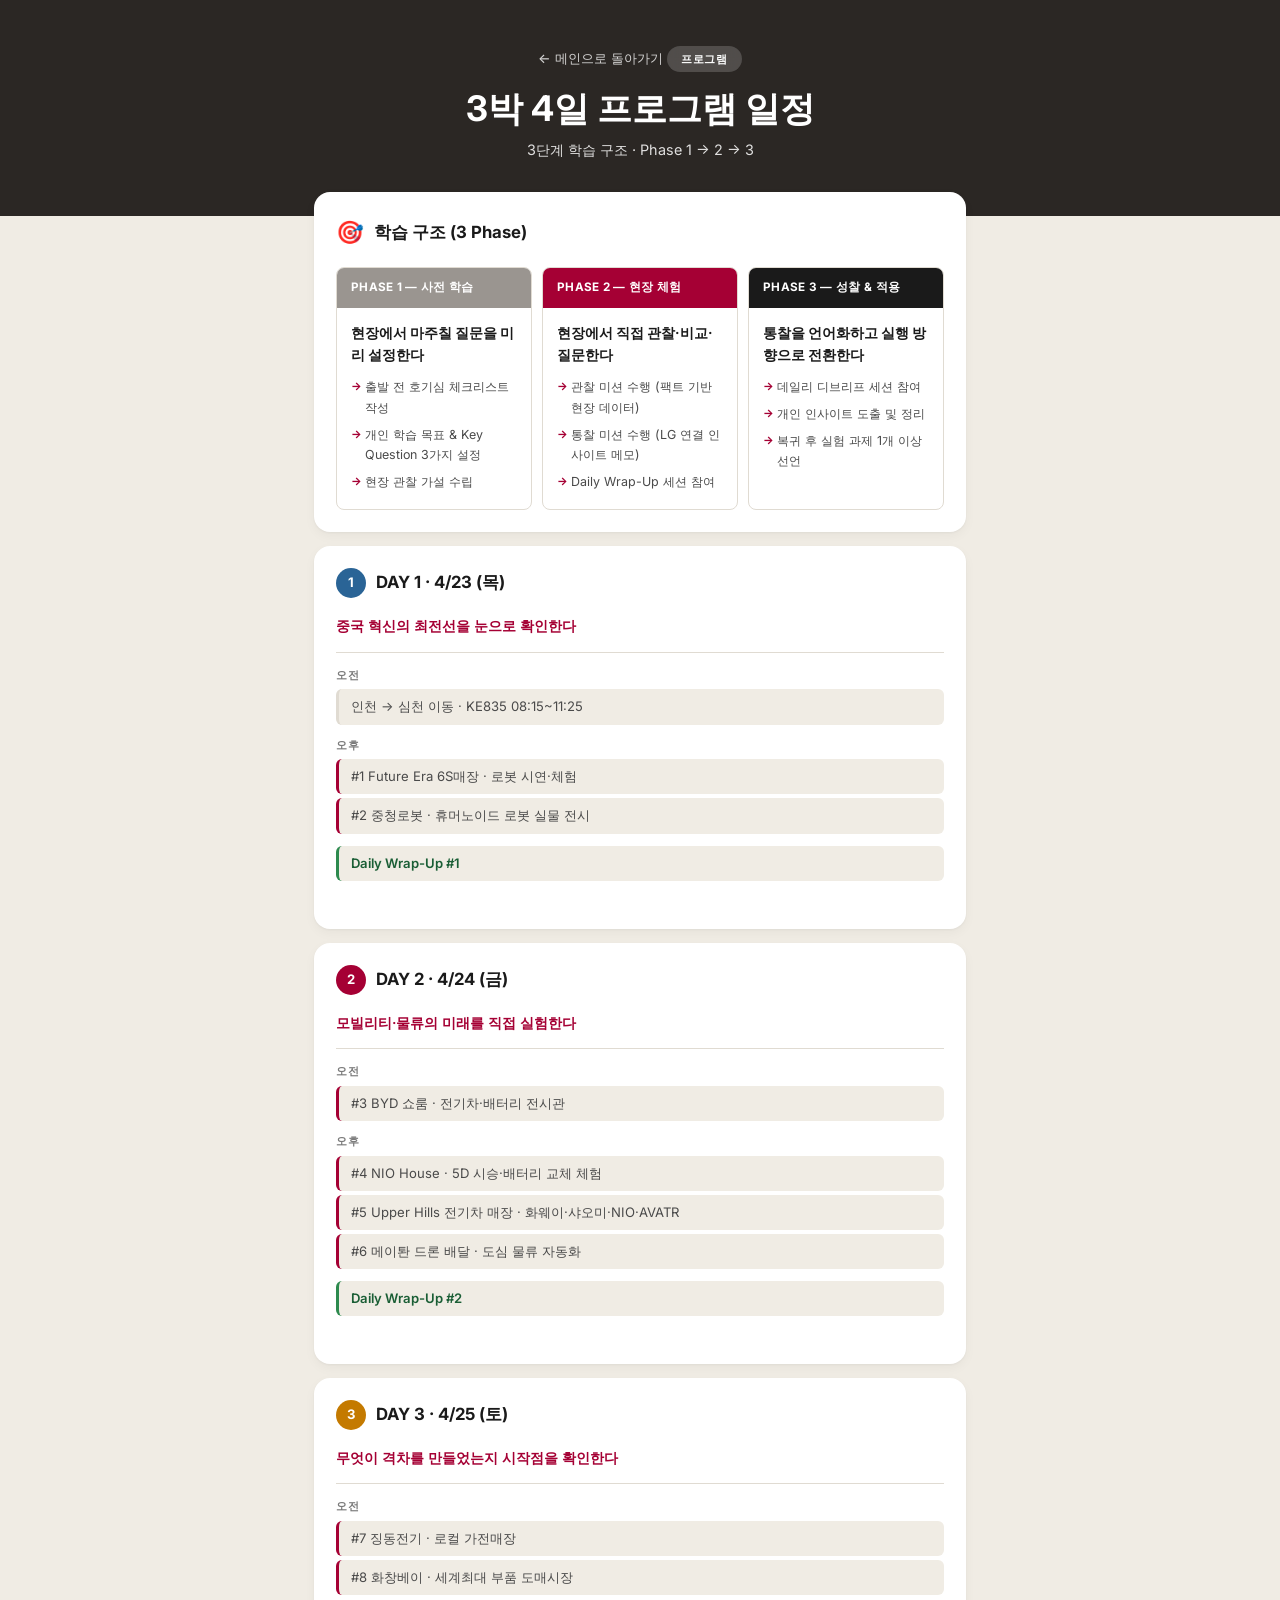
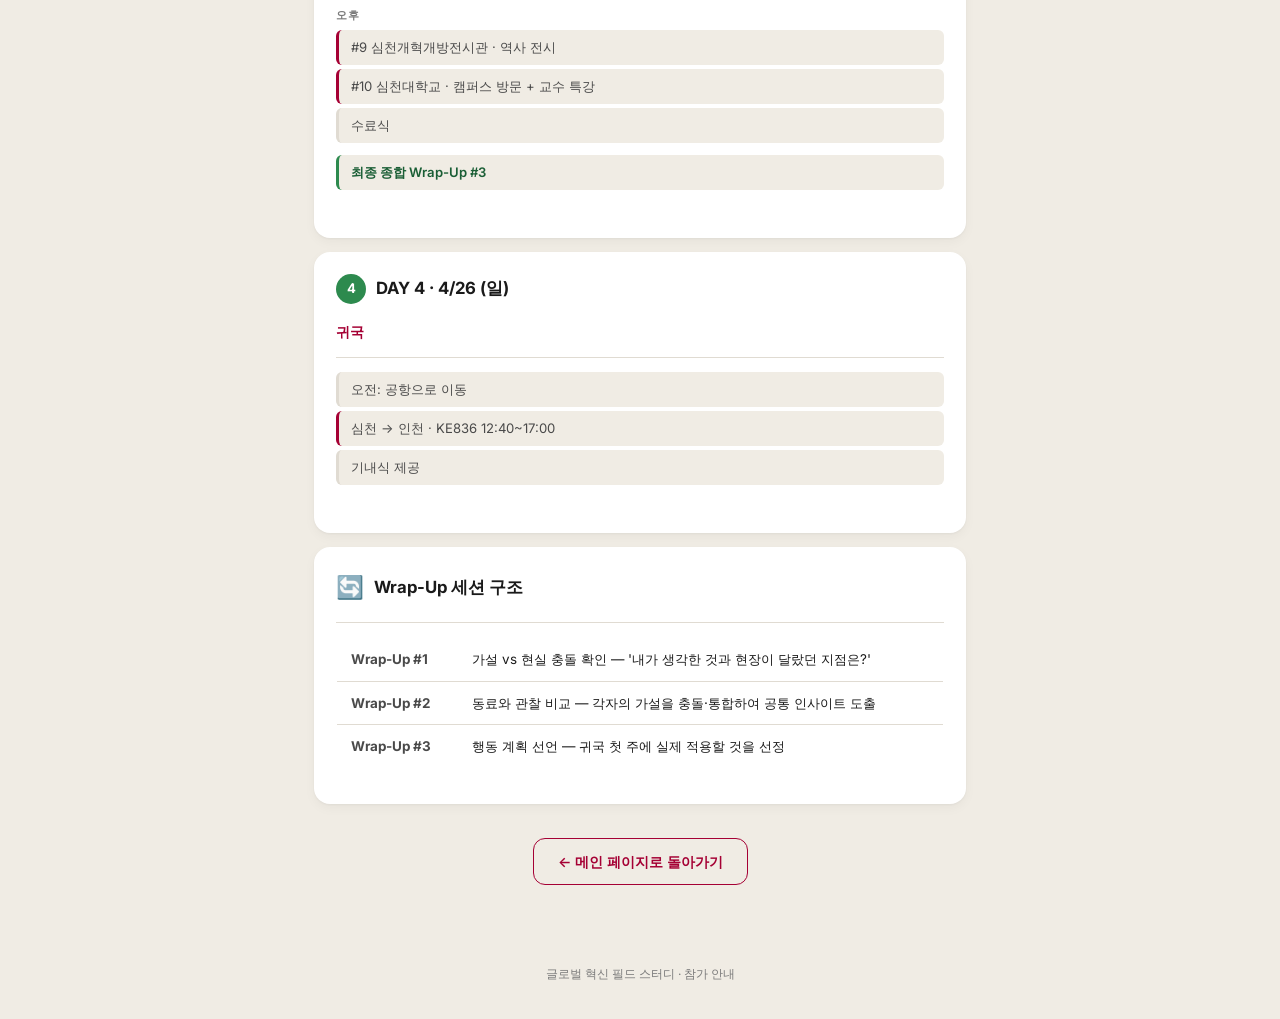
<file: program.html>
<!DOCTYPE html>
<html lang="ko">
<head>
    <meta charset="UTF-8">
    <meta name="viewport" content="width=device-width, initial-scale=1.0, maximum-scale=1.0, user-scalable=no">
    <title>프로그램 일정 · 글로벌 혁신 필드 스터디</title>
    <link rel="preconnect" href="https://fonts.googleapis.com">
    <link rel="preconnect" href="https://fonts.gstatic.com" crossorigin>
    <link href="https://fonts.googleapis.com/css2?family=Inter:wght@400;500;600;700&display=swap" rel="stylesheet">
    <link rel="stylesheet" href="css/styles.css">
</head>
<body>
<header class="hero hero-compact">
    <div class="hero-inner">
        <a href="index.html" class="back-link">← 메인으로 돌아가기</a>
        <span class="hero-badge">프로그램</span>
        <h1>3박 4일 프로그램 일정</h1>
        <p class="hero-sub">3단계 학습 구조 · Phase 1 → 2 → 3</p>
    </div>
</header>
<main class="container">

    <!-- 3 Phases -->
    <section class="card">
        <div class="card-header"><span class="card-icon">🎯</span><h2>학습 구조 (3 Phase)</h2></div>
        <div class="phase-grid">
            <div class="phase-card">
                <div class="phase-head" style="background:#9a9590">PHASE 1 — 사전 학습</div>
                <div class="phase-body">
                    <strong>현장에서 마주칠 질문을 미리 설정한다</strong>
                    <ul><li>출발 전 호기심 체크리스트 작성</li><li>개인 학습 목표 &amp; Key Question 3가지 설정</li><li>현장 관찰 가설 수립</li></ul>
                </div>
            </div>
            <div class="phase-card">
                <div class="phase-head" style="background:#A50034">PHASE 2 — 현장 체험</div>
                <div class="phase-body">
                    <strong>현장에서 직접 관찰·비교·질문한다</strong>
                    <ul><li>관찰 미션 수행 (팩트 기반 현장 데이터)</li><li>통찰 미션 수행 (LG 연결 인사이트 메모)</li><li>Daily Wrap-Up 세션 참여</li></ul>
                </div>
            </div>
            <div class="phase-card">
                <div class="phase-head" style="background:#1a1a1a">PHASE 3 — 성찰 &amp; 적용</div>
                <div class="phase-body">
                    <strong>통찰을 언어화하고 실행 방향으로 전환한다</strong>
                    <ul><li>데일리 디브리프 세션 참여</li><li>개인 인사이트 도출 및 정리</li><li>복귀 후 실험 과제 1개 이상 선언</li></ul>
                </div>
            </div>
        </div>
    </section>

    <!-- DAY 1 -->
    <section class="card">
        <div class="card-header"><span class="step-number" style="background:#2a6496">1</span><h2>DAY 1 · 4/23 (목)</h2></div>
        <p style="font-size:.88rem;color:var(--accent);font-weight:600;margin-bottom:14px">중국 혁신의 최전선을 눈으로 확인한다</p>
        <div class="card-group">
            <div class="time-block"><span class="time-label">오전</span><div class="time-item">인천 → 심천 이동 · KE835 08:15~11:25</div></div>
            <div class="time-block"><span class="time-label">오후</span><div class="time-item highlight">#1 Future Era 6S매장 · 로봇 시연·체험</div><div class="time-item highlight">#2 중청로봇 · 휴머노이드 로봇 실물 전시</div></div>
            <div class="time-block"><div class="time-item wrap">Daily Wrap-Up #1</div></div>
        </div>
    </section>

    <!-- DAY 2 -->
    <section class="card">
        <div class="card-header"><span class="step-number" style="background:#A50034">2</span><h2>DAY 2 · 4/24 (금)</h2></div>
        <p style="font-size:.88rem;color:var(--accent);font-weight:600;margin-bottom:14px">모빌리티·물류의 미래를 직접 실험한다</p>
        <div class="card-group">
            <div class="time-block"><span class="time-label">오전</span><div class="time-item highlight">#3 BYD 쇼룸 · 전기차·배터리 전시관</div></div>
            <div class="time-block"><span class="time-label">오후</span><div class="time-item highlight">#4 NIO House · 5D 시승·배터리 교체 체험</div><div class="time-item highlight">#5 Upper Hills 전기차 매장 · 화웨이·샤오미·NIO·AVATR</div><div class="time-item highlight">#6 메이퇀 드론 배달 · 도심 물류 자동화</div></div>
            <div class="time-block"><div class="time-item wrap">Daily Wrap-Up #2</div></div>
        </div>
    </section>

    <!-- DAY 3 -->
    <section class="card">
        <div class="card-header"><span class="step-number" style="background:#c47a00">3</span><h2>DAY 3 · 4/25 (토)</h2></div>
        <p style="font-size:.88rem;color:var(--accent);font-weight:600;margin-bottom:14px">무엇이 격차를 만들었는지 시작점을 확인한다</p>
        <div class="card-group">
            <div class="time-block"><span class="time-label">오전</span><div class="time-item highlight">#7 징동전기 · 로컬 가전매장</div><div class="time-item highlight">#8 화창베이 · 세계최대 부품 도매시장</div></div>
            <div class="time-block"><span class="time-label">오후</span><div class="time-item highlight">#9 심천개혁개방전시관 · 역사 전시</div><div class="time-item highlight">#10 심천대학교 · 캠퍼스 방문 + 교수 특강</div><div class="time-item">수료식</div></div>
            <div class="time-block"><div class="time-item wrap">최종 종합 Wrap-Up #3</div></div>
        </div>
    </section>

    <!-- DAY 4 -->
    <section class="card">
        <div class="card-header"><span class="step-number" style="background:#2d8a4e">4</span><h2>DAY 4 · 4/26 (일)</h2></div>
        <p style="font-size:.88rem;color:var(--accent);font-weight:600;margin-bottom:14px">귀국</p>
        <div class="card-group">
            <div class="time-block"><div class="time-item">오전: 공항으로 이동</div><div class="time-item highlight">심천 → 인천 · KE836 12:40~17:00</div><div class="time-item">기내식 제공</div></div>
        </div>
    </section>

    <!-- Wrap-Up 구조 -->
    <section class="card">
        <div class="card-header"><span class="card-icon">🔄</span><h2>Wrap-Up 세션 구조</h2></div>
        <div class="card-group">
            <table class="info-table">
                <tr><td><strong>Wrap-Up #1</strong></td><td>가설 vs 현실 충돌 확인 — '내가 생각한 것과 현장이 달랐던 지점은?'</td></tr>
                <tr><td><strong>Wrap-Up #2</strong></td><td>동료와 관찰 비교 — 각자의 가설을 충돌·통합하여 공통 인사이트 도출</td></tr>
                <tr><td><strong>Wrap-Up #3</strong></td><td>행동 계획 선언 — 귀국 첫 주에 실제 적용할 것을 선정</td></tr>
            </table>
        </div>
    </section>

    <div style="text-align:center; padding: 8px 0 20px;">
        <a href="index.html" class="btn btn-outline">← 메인 페이지로 돌아가기</a>
    </div>
</main>
<footer class="footer"><p>글로벌 혁신 필드 스터디 · 참가 안내</p></footer>
<script src="js/main.js"></script>
</body>
</html>
</file>
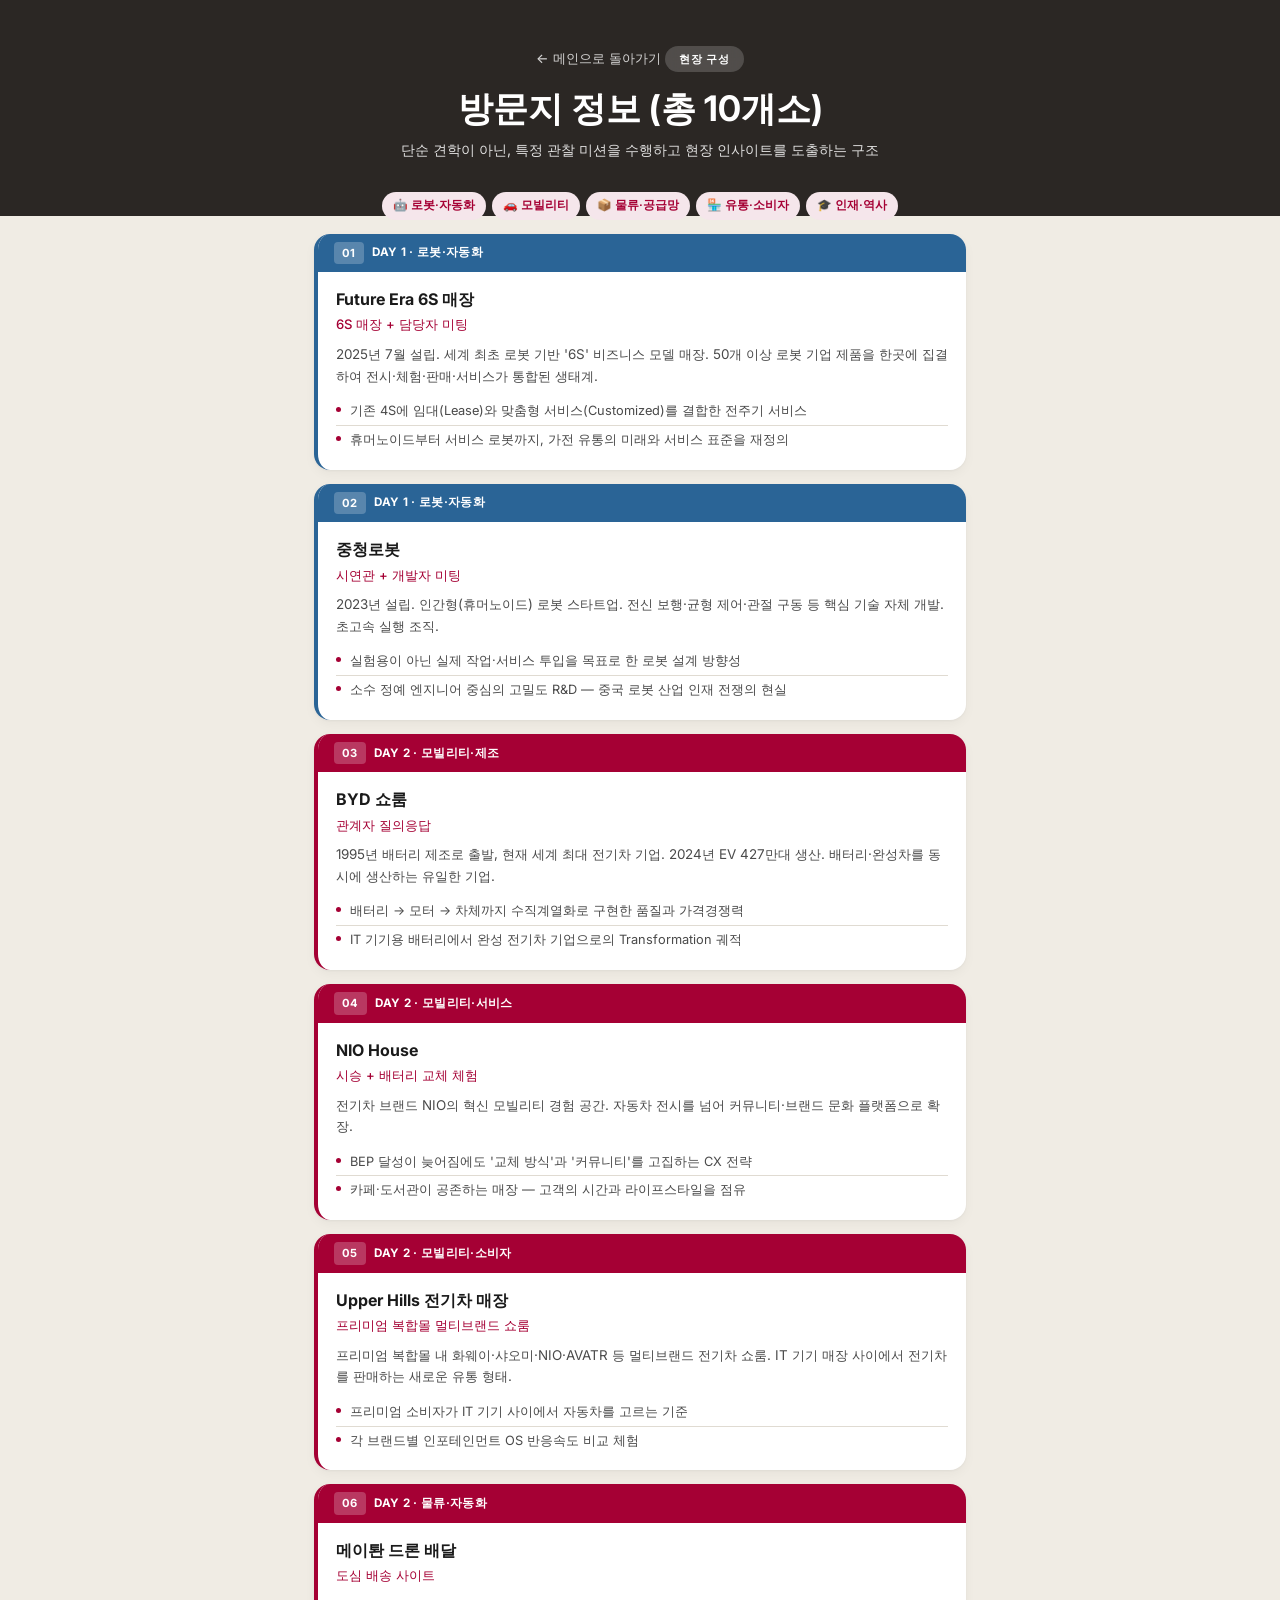
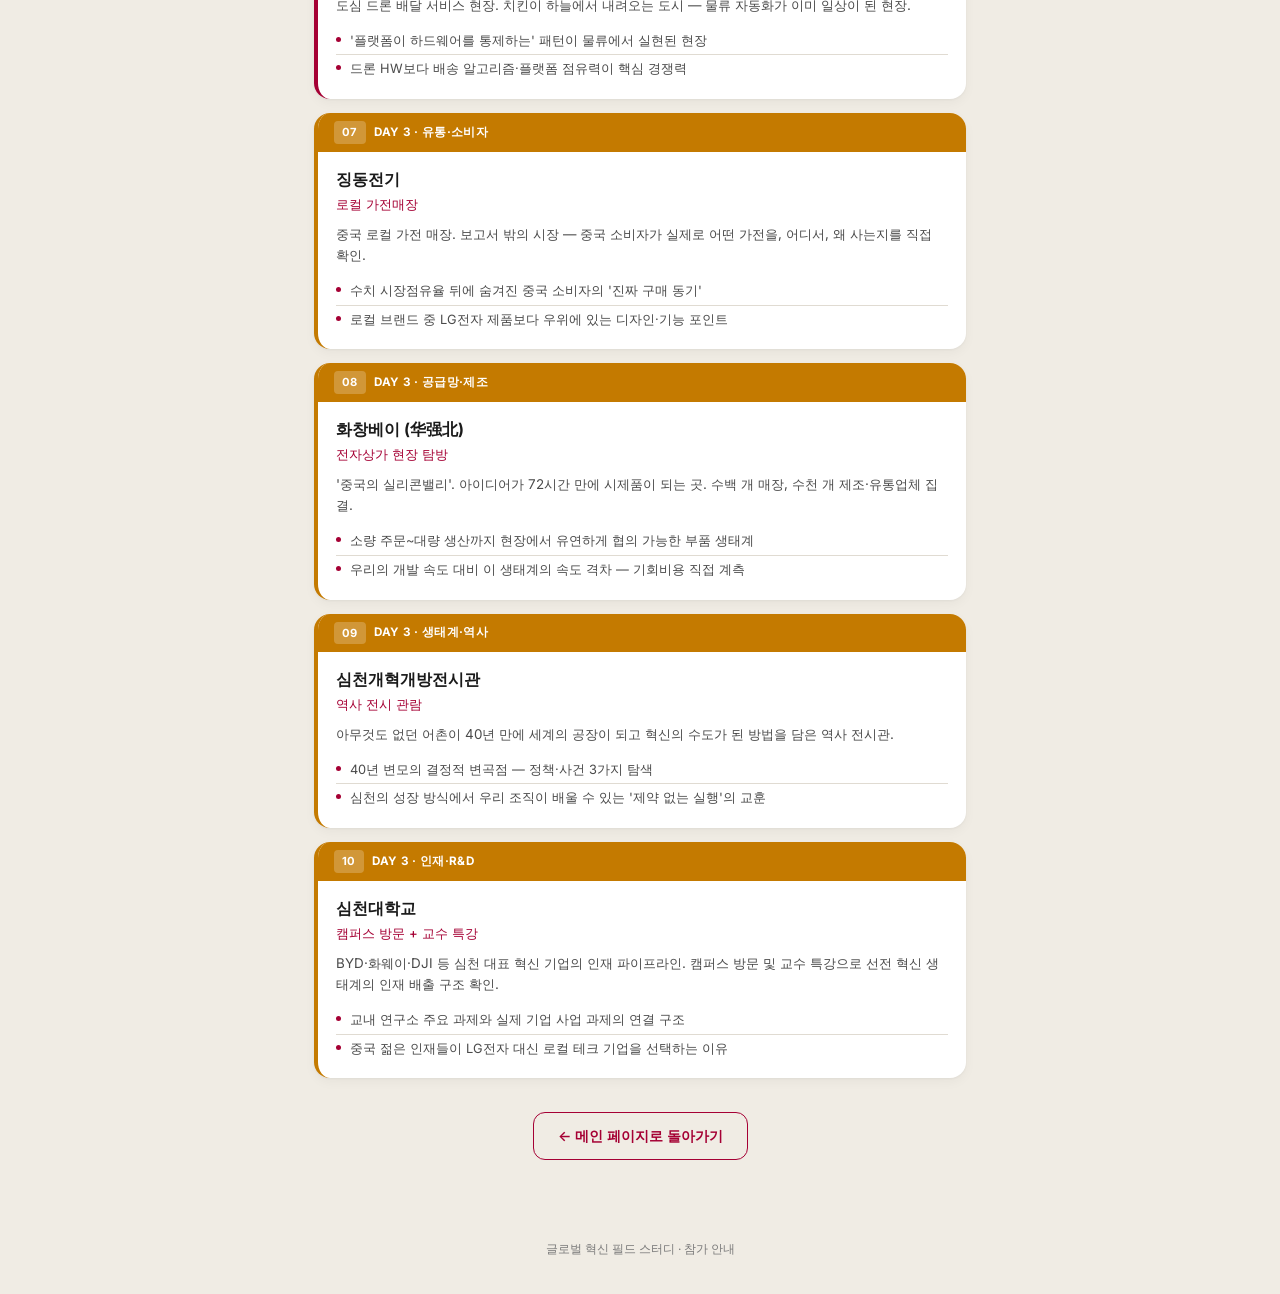
<file: visit-sites.html>
<!DOCTYPE html>
<html lang="ko">
<head>
    <meta charset="UTF-8">
    <meta name="viewport" content="width=device-width, initial-scale=1.0, maximum-scale=1.0, user-scalable=no">
    <title>방문지 정보 · 글로벌 혁신 필드 스터디</title>
    <link rel="preconnect" href="https://fonts.googleapis.com">
    <link rel="preconnect" href="https://fonts.gstatic.com" crossorigin>
    <link href="https://fonts.googleapis.com/css2?family=Inter:wght@400;500;600;700&display=swap" rel="stylesheet">
    <link rel="stylesheet" href="css/styles.css">
</head>
<body>
<header class="hero hero-compact">
    <div class="hero-inner">
        <a href="index.html" class="back-link">← 메인으로 돌아가기</a>
        <span class="hero-badge">현장 구성</span>
        <h1>방문지 정보 (총 10개소)</h1>
        <p class="hero-sub">단순 견학이 아닌, 특정 관찰 미션을 수행하고 현장 인사이트를 도출하는 구조</p>
    </div>
</header>
<main class="container">
    <div class="tag-row"><span class="chip">🤖 로봇·자동화</span><span class="chip">🚗 모빌리티</span><span class="chip">📦 물류·공급망</span><span class="chip">🏪 유통·소비자</span><span class="chip">🎓 인재·역사</span></div>

    <section class="card company-card" style="border-left:4px solid #2a6496">
        <div class="company-head-bar" style="background:#2a6496"><span>01</span>DAY 1 · 로봇·자동화</div>
        <h3 class="site-name">Future Era 6S 매장</h3>
        <p class="site-type">6S 매장 + 담당자 미팅</p>
        <p class="site-desc">2025년 7월 설립. 세계 최초 로봇 기반 '6S' 비즈니스 모델 매장. 50개 이상 로봇 기업 제품을 한곳에 집결하여 전시·체험·판매·서비스가 통합된 생태계.</p>
        <ul class="insight-dots"><li>기존 4S에 임대(Lease)와 맞춤형 서비스(Customized)를 결합한 전주기 서비스</li><li>휴머노이드부터 서비스 로봇까지, 가전 유통의 미래와 서비스 표준을 재정의</li></ul>
    </section>

    <section class="card company-card" style="border-left:4px solid #2a6496">
        <div class="company-head-bar" style="background:#2a6496"><span>02</span>DAY 1 · 로봇·자동화</div>
        <h3 class="site-name">중청로봇</h3>
        <p class="site-type">시연관 + 개발자 미팅</p>
        <p class="site-desc">2023년 설립. 인간형(휴머노이드) 로봇 스타트업. 전신 보행·균형 제어·관절 구동 등 핵심 기술 자체 개발. 초고속 실행 조직.</p>
        <ul class="insight-dots"><li>실험용이 아닌 실제 작업·서비스 투입을 목표로 한 로봇 설계 방향성</li><li>소수 정예 엔지니어 중심의 고밀도 R&D — 중국 로봇 산업 인재 전쟁의 현실</li></ul>
    </section>

    <section class="card company-card" style="border-left:4px solid #A50034">
        <div class="company-head-bar" style="background:#A50034"><span>03</span>DAY 2 · 모빌리티·제조</div>
        <h3 class="site-name">BYD 쇼룸</h3>
        <p class="site-type">관계자 질의응답</p>
        <p class="site-desc">1995년 배터리 제조로 출발, 현재 세계 최대 전기차 기업. 2024년 EV 427만대 생산. 배터리·완성차를 동시에 생산하는 유일한 기업.</p>
        <ul class="insight-dots"><li>배터리 → 모터 → 차체까지 수직계열화로 구현한 품질과 가격경쟁력</li><li>IT 기기용 배터리에서 완성 전기차 기업으로의 Transformation 궤적</li></ul>
    </section>

    <section class="card company-card" style="border-left:4px solid #A50034">
        <div class="company-head-bar" style="background:#A50034"><span>04</span>DAY 2 · 모빌리티·서비스</div>
        <h3 class="site-name">NIO House</h3>
        <p class="site-type">시승 + 배터리 교체 체험</p>
        <p class="site-desc">전기차 브랜드 NIO의 혁신 모빌리티 경험 공간. 자동차 전시를 넘어 커뮤니티·브랜드 문화 플랫폼으로 확장.</p>
        <ul class="insight-dots"><li>BEP 달성이 늦어짐에도 '교체 방식'과 '커뮤니티'를 고집하는 CX 전략</li><li>카페·도서관이 공존하는 매장 — 고객의 시간과 라이프스타일을 점유</li></ul>
    </section>

    <section class="card company-card" style="border-left:4px solid #A50034">
        <div class="company-head-bar" style="background:#A50034"><span>05</span>DAY 2 · 모빌리티·소비자</div>
        <h3 class="site-name">Upper Hills 전기차 매장</h3>
        <p class="site-type">프리미엄 복합몰 멀티브랜드 쇼룸</p>
        <p class="site-desc">프리미엄 복합몰 내 화웨이·샤오미·NIO·AVATR 등 멀티브랜드 전기차 쇼룸. IT 기기 매장 사이에서 전기차를 판매하는 새로운 유통 형태.</p>
        <ul class="insight-dots"><li>프리미엄 소비자가 IT 기기 사이에서 자동차를 고르는 기준</li><li>각 브랜드별 인포테인먼트 OS 반응속도 비교 체험</li></ul>
    </section>

    <section class="card company-card" style="border-left:4px solid #A50034">
        <div class="company-head-bar" style="background:#A50034"><span>06</span>DAY 2 · 물류·자동화</div>
        <h3 class="site-name">메이퇀 드론 배달</h3>
        <p class="site-type">도심 배송 사이트</p>
        <p class="site-desc">도심 드론 배달 서비스 현장. 치킨이 하늘에서 내려오는 도시 — 물류 자동화가 이미 일상이 된 현장.</p>
        <ul class="insight-dots"><li>'플랫폼이 하드웨어를 통제하는' 패턴이 물류에서 실현된 현장</li><li>드론 HW보다 배송 알고리즘·플랫폼 점유력이 핵심 경쟁력</li></ul>
    </section>

    <section class="card company-card" style="border-left:4px solid #c47a00">
        <div class="company-head-bar" style="background:#c47a00"><span>07</span>DAY 3 · 유통·소비자</div>
        <h3 class="site-name">징동전기</h3>
        <p class="site-type">로컬 가전매장</p>
        <p class="site-desc">중국 로컬 가전 매장. 보고서 밖의 시장 — 중국 소비자가 실제로 어떤 가전을, 어디서, 왜 사는지를 직접 확인.</p>
        <ul class="insight-dots"><li>수치 시장점유율 뒤에 숨겨진 중국 소비자의 '진짜 구매 동기'</li><li>로컬 브랜드 중 LG전자 제품보다 우위에 있는 디자인·기능 포인트</li></ul>
    </section>

    <section class="card company-card" style="border-left:4px solid #c47a00">
        <div class="company-head-bar" style="background:#c47a00"><span>08</span>DAY 3 · 공급망·제조</div>
        <h3 class="site-name">화창베이 (华强北)</h3>
        <p class="site-type">전자상가 현장 탐방</p>
        <p class="site-desc">'중국의 실리콘밸리'. 아이디어가 72시간 만에 시제품이 되는 곳. 수백 개 매장, 수천 개 제조·유통업체 집결.</p>
        <ul class="insight-dots"><li>소량 주문~대량 생산까지 현장에서 유연하게 협의 가능한 부품 생태계</li><li>우리의 개발 속도 대비 이 생태계의 속도 격차 — 기회비용 직접 계측</li></ul>
    </section>

    <section class="card company-card" style="border-left:4px solid #c47a00">
        <div class="company-head-bar" style="background:#c47a00"><span>09</span>DAY 3 · 생태계·역사</div>
        <h3 class="site-name">심천개혁개방전시관</h3>
        <p class="site-type">역사 전시 관람</p>
        <p class="site-desc">아무것도 없던 어촌이 40년 만에 세계의 공장이 되고 혁신의 수도가 된 방법을 담은 역사 전시관.</p>
        <ul class="insight-dots"><li>40년 변모의 결정적 변곡점 — 정책·사건 3가지 탐색</li><li>심천의 성장 방식에서 우리 조직이 배울 수 있는 '제약 없는 실행'의 교훈</li></ul>
    </section>

    <section class="card company-card" style="border-left:4px solid #c47a00">
        <div class="company-head-bar" style="background:#c47a00"><span>10</span>DAY 3 · 인재·R&D</div>
        <h3 class="site-name">심천대학교</h3>
        <p class="site-type">캠퍼스 방문 + 교수 특강</p>
        <p class="site-desc">BYD·화웨이·DJI 등 심천 대표 혁신 기업의 인재 파이프라인. 캠퍼스 방문 및 교수 특강으로 선전 혁신 생태계의 인재 배출 구조 확인.</p>
        <ul class="insight-dots"><li>교내 연구소 주요 과제와 실제 기업 사업 과제의 연결 구조</li><li>중국 젊은 인재들이 LG전자 대신 로컬 테크 기업을 선택하는 이유</li></ul>
    </section>

    <div style="text-align:center; padding: 8px 0 20px;"><a href="index.html" class="btn btn-outline">← 메인 페이지로 돌아가기</a></div>
</main>
<footer class="footer"><p>글로벌 혁신 필드 스터디 · 참가 안내</p></footer>
<script src="js/main.js"></script>
</body>
</html>
</file>
<file: css/styles.css>
/* ===== Reset & Base ===== */
*, *::before, *::after { margin: 0; padding: 0; box-sizing: border-box; }

:root {
    --bg: #f0ece4;
    --card: #ffffff;
    --text: #1a1a1a;
    --text-secondary: #4a4a4a;
    --text-muted: #7a7a7a;
    --accent: #A50034;
    --accent-light: #f5e6eb;
    --border: #e0dbd2;
    --warn: #e07a00;
    --warn-bg: #fff8f0;
    --info-bg: #eef6ff;
    --green: #2d8a4e;
    --green-bg: #f0faf4;
    --radius-lg: 16px;
    --radius-md: 12px;
    --radius-sm: 8px;
    --shadow: 0 1px 3px rgba(0,0,0,.05), 0 4px 12px rgba(0,0,0,.04);
}

html { font-size: 16px; -webkit-font-smoothing: antialiased; }

body {
    font-family: 'Inter', -apple-system, BlinkMacSystemFont, 'Segoe UI', Roboto, sans-serif;
    background: var(--bg);
    color: var(--text);
    line-height: 1.65;
    min-height: 100vh;
}

/* ===== Hero ===== */
.hero {
    background: linear-gradient(to bottom, rgba(0,0,0,.3) 0%, rgba(0,0,0,.6) 100%),
               url('../images/hero.jpg') center 70%/cover no-repeat;
    color: #fff;
    padding: 72px 24px 56px;
    text-align: center;
}
.hero-inner { max-width: 600px; margin: 0 auto; }

.hero-badge {
    display: inline-block;
    font-size: .7rem;
    font-weight: 600;
    letter-spacing: .06em;
    text-transform: uppercase;
    background: rgba(255,255,255,.18);
    backdrop-filter: blur(6px);
    padding: 4px 14px;
    border-radius: 100px;
    margin-bottom: 14px;
}
.hero h1 { font-size: 1.85rem; font-weight: 700; line-height: 1.25; margin-bottom: 8px; }
.hero-sub { font-size: .9rem; opacity: .85; margin-bottom: 18px; }

.hero-meta { display: flex; flex-wrap: wrap; gap: 6px; justify-content: center; }
.meta-chip {
    background: #fff;
    border: 1px solid rgba(255,255,255,.3);
    border-radius: 8px;
    padding: 5px 12px;
    font-size: .75rem;
    color: #1a1a1a;
}
.meta-chip strong {
    color: var(--accent);
    font-size: .68rem;
    text-transform: uppercase;
    letter-spacing: .5px;
    margin-right: 5px;
    font-weight: 700;
}

/* ===== Hero Compact (sub-pages) ===== */
.hero-compact {
    background: #2b2724;
    padding: 44px 24px 36px;
}
.back-link {
    display: inline-block;
    color: rgba(255,255,255,.8);
    text-decoration: none;
    font-size: .82rem;
    font-weight: 500;
    margin-bottom: 12px;
    transition: opacity .2s;
}
.back-link:hover { opacity: .6; }

/* ===== Container ===== */
.container {
    max-width: 640px;
    margin: -24px auto 0;
    padding: 0 14px 40px;
    position: relative;
    z-index: 1;
}

/* ===== 3x2 Nav Grid (main page) ===== */
.nav-grid {
    display: grid;
    grid-template-columns: repeat(3, 1fr);
    gap: 10px;
    margin-bottom: 16px;
}
.nav-card {
    background: var(--card);
    border-radius: var(--radius-md);
    box-shadow: var(--shadow);
    padding: 20px 16px;
    text-decoration: none;
    color: var(--text);
    border-top: 3px solid var(--card-accent, var(--accent));
    transition: transform .15s, box-shadow .15s;
    display: block;
}
.nav-card:hover { transform: translateY(-2px); box-shadow: 0 4px 16px rgba(0,0,0,.1); }
.nav-card-icon { font-size: 1.6rem; display: block; margin-bottom: 10px; }
.nav-card h2 { font-size: .88rem; font-weight: 700; margin-bottom: 6px; color: var(--text); }
.nav-card p { font-size: .75rem; color: var(--text-muted); line-height: 1.5; }

/* ===== Card ===== */
.card {
    background: var(--card);
    border-radius: var(--radius-lg);
    box-shadow: var(--shadow);
    padding: 22px;
    margin-bottom: 14px;
    opacity: 0;
    transform: translateY(14px);
    animation: fadeUp .45s ease forwards;
}
.card:nth-child(1) { animation-delay: .05s; }
.card:nth-child(2) { animation-delay: .12s; }
.card:nth-child(3) { animation-delay: .19s; }
.card:nth-child(4) { animation-delay: .26s; }
.card:nth-child(5) { animation-delay: .33s; }
.card:nth-child(6) { animation-delay: .40s; }

@keyframes fadeUp { to { opacity: 1; transform: translateY(0); } }

.card-header { display: flex; align-items: center; gap: 10px; margin-bottom: 16px; }
.card-icon { font-size: 1.4rem; flex-shrink: 0; }
.card-header h2 { font-size: 1.05rem; font-weight: 700; color: var(--text); }

/* ===== Card-group ===== */
.card-group { padding: 14px 0; border-top: 1px solid var(--border); }
.card-group:first-of-type { border-top: none; padding-top: 0; }
.card-group h3 { font-size: .92rem; font-weight: 600; margin-bottom: 8px; }
.card-group p { font-size: .88rem; color: var(--text-secondary); margin-bottom: 6px; }
.card-group ul { list-style: none; padding: 0; }
.card-group ul li {
    position: relative; padding-left: 16px; font-size: .88rem;
    color: var(--text-secondary); margin-bottom: 8px; line-height: 1.6;
}
.card-group ul li::before {
    content: ''; position: absolute; left: 0; top: 8px;
    width: 5px; height: 5px; border-radius: 50%; background: var(--accent);
}

/* ===== Callouts ===== */
.callout { font-size: .82rem; padding: 11px 14px; border-radius: var(--radius-sm); margin: 8px 0; line-height: 1.55; }
.callout-warn { background: var(--warn-bg); border-left: 3px solid var(--warn); color: #7a4800; }
.callout-info { background: var(--info-bg); border-left: 3px solid #1565c0; color: #004fa3; }
.callout-red { background: var(--accent-light); border-left: 3px solid var(--accent); color: #7a0024; }

/* ===== Note ===== */
.note { font-size: .78rem; color: var(--text-muted); background: var(--bg); padding: 2px 8px; border-radius: 6px; display: inline-block; margin-top: 2px; }

/* ===== Buttons ===== */
.btn {
    display: inline-block; margin-top: 12px; padding: 11px 24px;
    font-size: .88rem; font-weight: 600; color: #fff;
    background: var(--accent); border: none; border-radius: var(--radius-md);
    text-decoration: none; cursor: pointer; transition: background .2s, transform .15s;
}
.btn:hover { background: #8a002c; }
.btn:active { transform: scale(.97); }
.btn-small { padding: 9px 18px; font-size: .82rem; }
.btn-outline { background: transparent; color: var(--accent); border: 1.5px solid var(--accent); }
.btn-outline:hover { background: var(--accent); color: #fff; }

/* ===== Step Number ===== */
.step-number {
    display: inline-flex; align-items: center; justify-content: center;
    width: 30px; height: 30px; border-radius: 50%;
    background: var(--accent); color: #fff; font-size: .82rem; font-weight: 700; flex-shrink: 0;
}

/* ===== Tags / Chips ===== */
.tag-row { display: flex; flex-wrap: wrap; gap: 6px; margin-bottom: 14px; justify-content: center; }
.chip {
    background: var(--accent-light); color: var(--accent);
    padding: 4px 11px; border-radius: 20px;
    font-size: .73rem; font-weight: 600;
}

/* ===== Info Table ===== */
.info-table {
    width: 100%; border-collapse: collapse; background: var(--card);
    border-radius: var(--radius-sm); overflow: hidden;
    border: 1px solid var(--border); font-size: .84rem;
}
.info-table th { background: var(--bg); padding: 10px 14px; text-align: left; font-weight: 600; font-size: .78rem; color: var(--text-secondary); border-bottom: 1px solid var(--border); }
.info-table td { padding: 10px 14px; border-bottom: 1px solid var(--border); color: var(--text); vertical-align: top; }
.info-table tr:last-child td { border-bottom: none; }
.info-table td:first-child { font-weight: 600; color: var(--text-secondary); white-space: nowrap; }

/* ===== Info Grid (3 col) ===== */
.info-grid-3 { display: grid; grid-template-columns: repeat(3, 1fr); gap: 10px; margin: 10px 0; }
.info-card { background: var(--bg); border: 1px solid var(--border); border-radius: var(--radius-sm); padding: 14px; }
.info-card-label { font-size: .68rem; text-transform: uppercase; letter-spacing: 1px; color: var(--text-muted); font-weight: 600; margin-bottom: 6px; }
.info-card-value { font-size: 1.25rem; font-weight: 700; color: var(--accent); line-height: 1.2; }
.info-card-sub { font-size: .73rem; color: var(--text-muted); margin-top: 3px; }

/* ===== Weather Row ===== */
.weather-row { display: flex; gap: 8px; flex-wrap: wrap; margin-top: 12px; }
.weather-day { background: var(--bg); border: 1px solid var(--border); border-radius: var(--radius-sm); padding: 12px 14px; text-align: center; flex: 1; min-width: 70px; }
.weather-date { font-size: .7rem; color: var(--text-muted); margin-bottom: 4px; }
.weather-icon { font-size: 1.4rem; margin: 3px 0; }
.weather-temp { font-size: .9rem; font-weight: 700; }
.weather-sub { font-size: .68rem; color: var(--text-muted); }

/* ===== Checklist ===== */
.progress-wrap { margin-bottom: 14px; }
.progress-label { font-size: .75rem; color: var(--text-muted); margin-bottom: 6px; }
.progress-bar-wrap { background: var(--border); border-radius: 4px; height: 5px; }
.progress-bar { height: 5px; background: var(--green); border-radius: 4px; width: 0%; transition: width .4s; }

.checklist-card {
    display: flex; align-items: flex-start; gap: 12px; padding: 14px;
    border: 1.5px solid var(--border); border-radius: var(--radius-sm);
    margin-bottom: 8px; cursor: pointer; transition: border-color .2s, background .2s;
}
.checklist-card:hover { border-color: var(--accent); }
.checklist-card.done { border-color: var(--green); background: var(--green-bg); }
.check-box {
    width: 22px; height: 22px; border: 2px solid #c8c3bb; border-radius: 6px;
    flex-shrink: 0; display: flex; align-items: center; justify-content: center;
    transition: all .2s; margin-top: 1px;
}
.checklist-card.done .check-box { background: var(--green); border-color: var(--green); }
.check-mark { color: #fff; font-size: .78rem; font-weight: 700; display: none; }
.checklist-card.done .check-mark { display: block; }
.check-text strong { display: block; font-size: .88rem; font-weight: 600; margin-bottom: 2px; }
.check-text p { font-size: .78rem; color: var(--text-muted); line-height: 1.5; margin: 0; }

/* ===== Phase Grid ===== */
.phase-grid { display: grid; grid-template-columns: repeat(3, 1fr); gap: 10px; }
.phase-card { border: 1px solid var(--border); border-radius: var(--radius-sm); overflow: hidden; background: var(--card); }
.phase-head { padding: 10px 14px; font-size: .73rem; font-weight: 700; color: #fff; letter-spacing: .3px; }
.phase-body { padding: 14px; }
.phase-body strong { display: block; font-size: .85rem; margin-bottom: 8px; }
.phase-body ul { list-style: none; padding: 0; }
.phase-body ul li { font-size: .78rem; color: var(--text-secondary); padding: 3px 0; padding-left: 14px; position: relative; }
.phase-body ul li::before { content: '→'; position: absolute; left: 0; color: var(--accent); font-weight: 700; font-size: .7rem; }

/* ===== Time Block (program page) ===== */
.time-block { margin-bottom: 12px; }
.time-label { font-size: .68rem; text-transform: uppercase; letter-spacing: 1px; color: var(--text-muted); font-weight: 600; margin-bottom: 5px; display: block; }
.time-item { background: var(--bg); border-radius: 6px; padding: 8px 12px; margin-bottom: 4px; font-size: .82rem; color: var(--text-secondary); border-left: 3px solid var(--border); line-height: 1.45; }
.time-item.highlight { border-left-color: var(--accent); }
.time-item.wrap { border-left-color: var(--green); font-weight: 600; color: #1a5e35; }

/* ===== Company Card (visit-sites) ===== */
.company-card { padding: 0; overflow: hidden; }
.company-head-bar {
    padding: 8px 16px; font-size: .73rem; font-weight: 700; color: #fff;
    display: flex; align-items: center; gap: 8px; letter-spacing: .3px;
}
.company-head-bar span { background: rgba(255,255,255,.22); padding: 2px 8px; border-radius: 4px; font-size: .7rem; }
.company-card .site-name { font-size: 1rem; font-weight: 700; padding: 14px 18px 0; }
.company-card .site-type { font-size: .82rem; color: var(--accent); font-weight: 500; padding: 2px 18px 0; }
.company-card .site-desc { font-size: .84rem; color: var(--text-secondary); line-height: 1.6; padding: 8px 18px 4px; }
.insight-dots { list-style: none; padding: 6px 18px 16px; }
.insight-dots li {
    font-size: .8rem; color: var(--text-secondary); padding: 4px 0 4px 14px;
    position: relative; border-bottom: 1px solid var(--border); line-height: 1.55;
}
.insight-dots li:last-child { border-bottom: none; }
.insight-dots li::before { content: ''; position: absolute; left: 0; top: 10px; width: 5px; height: 5px; border-radius: 50%; background: var(--accent); }

/* ===== Mission Page ===== */
.mission-day-label {
    padding: 5px 12px; font-size: .68rem; font-weight: 700; color: #fff;
    border-radius: var(--radius-sm) var(--radius-sm) 0 0; letter-spacing: .5px; margin-top: 10px;
}
.mission-day-label:first-of-type { margin-top: 0; }
.mission-check-list {
    border: 1px solid var(--border); border-top: none;
    border-radius: 0 0 var(--radius-sm) var(--radius-sm); overflow: hidden; margin-bottom: 4px;
}
.mission-check-list .checklist-card { border: none; border-bottom: 1px solid var(--border); border-radius: 0; margin: 0; padding: 8px 12px; gap: 8px; }
.mission-check-list .checklist-card:last-child { border-bottom: none; }
.mission-check-list .check-box { width: 18px; height: 18px; border-radius: 4px; }
.mission-check-list .check-text { display: inline; }
.mission-check-list .check-text strong { font-size: .82rem; display: inline; margin-bottom: 0; margin-right: 6px; }
.mission-check-list .check-text p { font-size: .78rem; display: inline; margin: 0; }

.mission-detail { padding: 14px 0; border-bottom: 1px solid var(--border); }
.mission-detail:last-child { border-bottom: none; }
.mission-detail h4 { font-size: .9rem; font-weight: 700; margin-bottom: 10px; }
.mission-detail p { font-size: .84rem; color: var(--text-secondary); line-height: 1.65; margin-bottom: 8px; }
.mission-type-label { font-size: .68rem; text-transform: uppercase; letter-spacing: 1px; font-weight: 700; margin-bottom: 4px; margin-top: 8px; }
.mission-type-label.obs { color: #1a56c4; }
.mission-type-label.ins { color: var(--accent); }

/* ===== Insight Page ===== */
.insight-card { padding: 20px; }
.insight-avatar-row { display: flex; align-items: center; gap: 12px; margin-bottom: 14px; }
.insight-avatar {
    width: 36px; height: 36px; border-radius: 50%;
    color: #fff; display: flex; align-items: center; justify-content: center;
    font-size: .78rem; font-weight: 700; flex-shrink: 0;
}
.insight-avatar-row strong { font-size: .88rem; }
.insight-quote {
    font-size: .88rem; color: var(--text); line-height: 1.75;
    border-left: 3px solid var(--accent); padding-left: 14px;
    margin-bottom: 12px; font-style: italic;
}

/* ===== Footer ===== */
.footer { text-align: center; padding: 20px 16px 36px; font-size: .75rem; color: var(--text-muted); line-height: 1.5; }

/* ===== Responsive ===== */
@media (max-width: 640px) {
    .nav-grid { grid-template-columns: repeat(2, 1fr); }
    .phase-grid { grid-template-columns: 1fr; }
    .info-grid-3 { grid-template-columns: 1fr; }
    .hero { padding: 52px 18px 44px; }
    .hero h1 { font-size: 1.5rem; }
    .container { padding: 0 10px 32px; }
    .card { padding: 18px 16px; }
}
@media (max-width: 380px) {
    .nav-grid { grid-template-columns: 1fr 1fr; gap: 8px; }
    .nav-card { padding: 16px 12px; }
    .weather-row { flex-wrap: nowrap; overflow-x: auto; }
}
@media (min-width: 768px) {
    .hero h1 { font-size: 2.2rem; }
    .container { max-width: 680px; }
}
</file>
